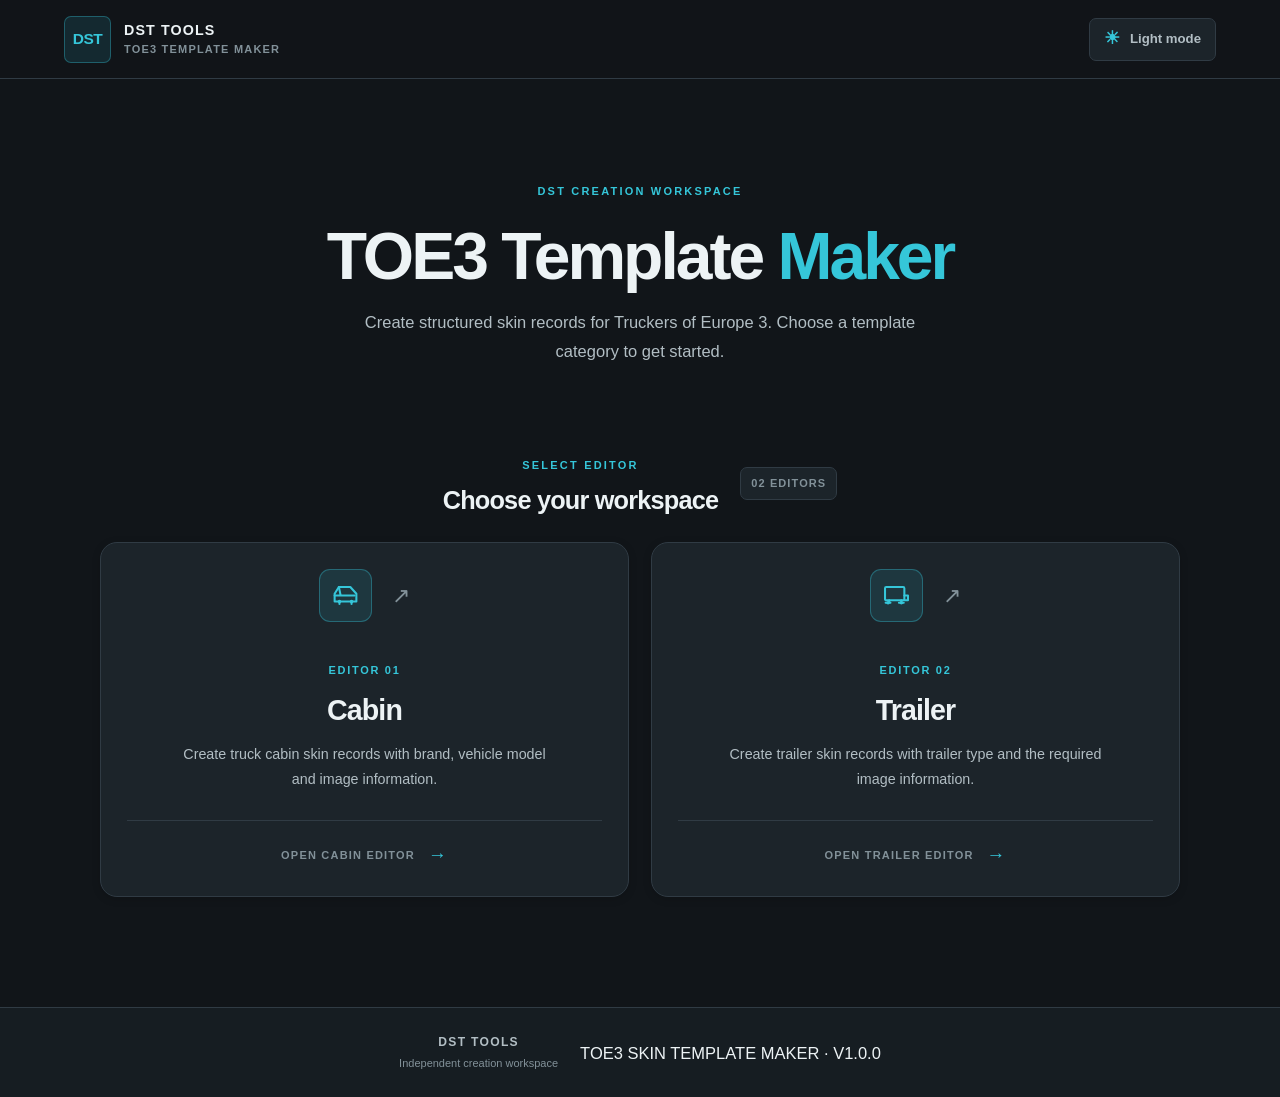
<file: index.html>
<!DOCTYPE html>
<html lang="en" data-theme="dark">
<head>
  <meta charset="UTF-8">
  <meta name="viewport" content="width=device-width, initial-scale=1.0">
  <meta name="theme-color" content="#111519">
  <meta name="description" content="DST TOE3 Template Maker. Create and export truck skin JSON records.">

  <title>TOE3 Maker | DST Tools</title>

  <link rel="stylesheet" href="./styles.css">
  <script src="./app.js" defer></script>
</head>

<body class="home-page">

  <header class="site-header">
    <a href="./index.html" class="brand" aria-label="DST TOE3 Maker Home">
      <span class="brand-mark">DST</span>
      <span class="brand-details">
        <strong>DST TOOLS</strong>
        <small>TOE3 TEMPLATE MAKER</small>
      </span>
    </a>

    <div class="header-actions">
      <button
        type="button"
        class="theme-toggle"
        id="themeToggle"
        aria-label="Switch to light mode"
        aria-pressed="false"
      >
        <span class="theme-icon" id="themeIcon" aria-hidden="true">☀</span>
        <span class="theme-label" id="themeLabel">Light mode</span>
      </button>
    </div>
  </header>

  <main class="home-main">

    <section class="welcome-section">
      <span class="section-eyebrow">DST CREATION WORKSPACE</span>

      <h1>
        TOE3 Template
        <span>Maker</span>
      </h1>

      <p class="welcome-description">
        Create structured skin records for Truckers of Europe 3.
        Choose a template category to get started.
      </p>
    </section>

    <section class="editor-selection" aria-labelledby="editorHeading">

      <div class="section-heading">
        <div>
          <span class="section-eyebrow">SELECT EDITOR</span>
          <h2 id="editorHeading">Choose your workspace</h2>
        </div>
        <span class="editor-count">02 EDITORS</span>
      </div>

      <div class="editor-grid">

        <!-- CABIN EDITOR -->

        <a href="./cabin.html" class="editor-card">
          <div class="editor-card-top">
            <span class="editor-icon" aria-hidden="true">
              <svg viewBox="0 0 24 24" fill="none">
                <path
                  d="M3 17V10.5L6.5 5H16L21 10.5V17H3Z"
                  stroke="currentColor"
                  stroke-width="1.7"
                  stroke-linejoin="round"
                />
                <path
                  d="M6.5 5L8 12H19.5M3 12H8M7 17V19M17 17V19"
                  stroke="currentColor"
                  stroke-width="1.7"
                  stroke-linecap="round"
                  stroke-linejoin="round"
                />
                <circle cx="7" cy="17" r="1.5" fill="currentColor"/>
                <circle cx="17" cy="17" r="1.5" fill="currentColor"/>
              </svg>
            </span>

            <span class="card-arrow" aria-hidden="true">↗</span>
          </div>

          <div class="editor-card-content">
            <span class="card-category">EDITOR 01</span>
            <h3>Cabin</h3>
            <p>
              Create truck cabin skin records with brand,
              vehicle model and image information.
            </p>
          </div>

          <div class="editor-card-footer">
            <span>OPEN CABIN EDITOR</span>
            <span aria-hidden="true">→</span>
          </div>
        </a>


        <!-- TRAILER EDITOR -->

        <a href="./trailer.html" class="editor-card">
          <div class="editor-card-top">
            <span class="editor-icon" aria-hidden="true">
              <svg viewBox="0 0 24 24" fill="none">
                <rect
                  x="2.5"
                  y="5"
                  width="16"
                  height="11"
                  rx="1"
                  stroke="currentColor"
                  stroke-width="1.7"
                />
                <path
                  d="M18.5 12H21.5V16H18.5M6 16V18M16 16V18M3 18H7M14 18H18"
                  stroke="currentColor"
                  stroke-width="1.7"
                  stroke-linecap="round"
                  stroke-linejoin="round"
                />
                <circle cx="5" cy="18" r="1.5" fill="currentColor"/>
                <circle cx="16" cy="18" r="1.5" fill="currentColor"/>
              </svg>
            </span>

            <span class="card-arrow" aria-hidden="true">↗</span>
          </div>

          <div class="editor-card-content">
            <span class="card-category">EDITOR 02</span>
            <h3>Trailer</h3>
            <p>
              Create trailer skin records with trailer type
              and the required image information.
            </p>
          </div>

          <div class="editor-card-footer">
            <span>OPEN TRAILER EDITOR</span>
            <span aria-hidden="true">→</span>
          </div>
        </a>

      </div>
    </section>

  </main>

  <footer class="site-footer">
    <div class="footer-brand">
      <strong>DST TOOLS</strong>
      <span>Independent creation workspace</span>
    </div>

    <span class="footer-version">TOE3 SKIN TEMPLATE MAKER · V1.0.0</span>
  </footer>

</body>
</html>
</file>
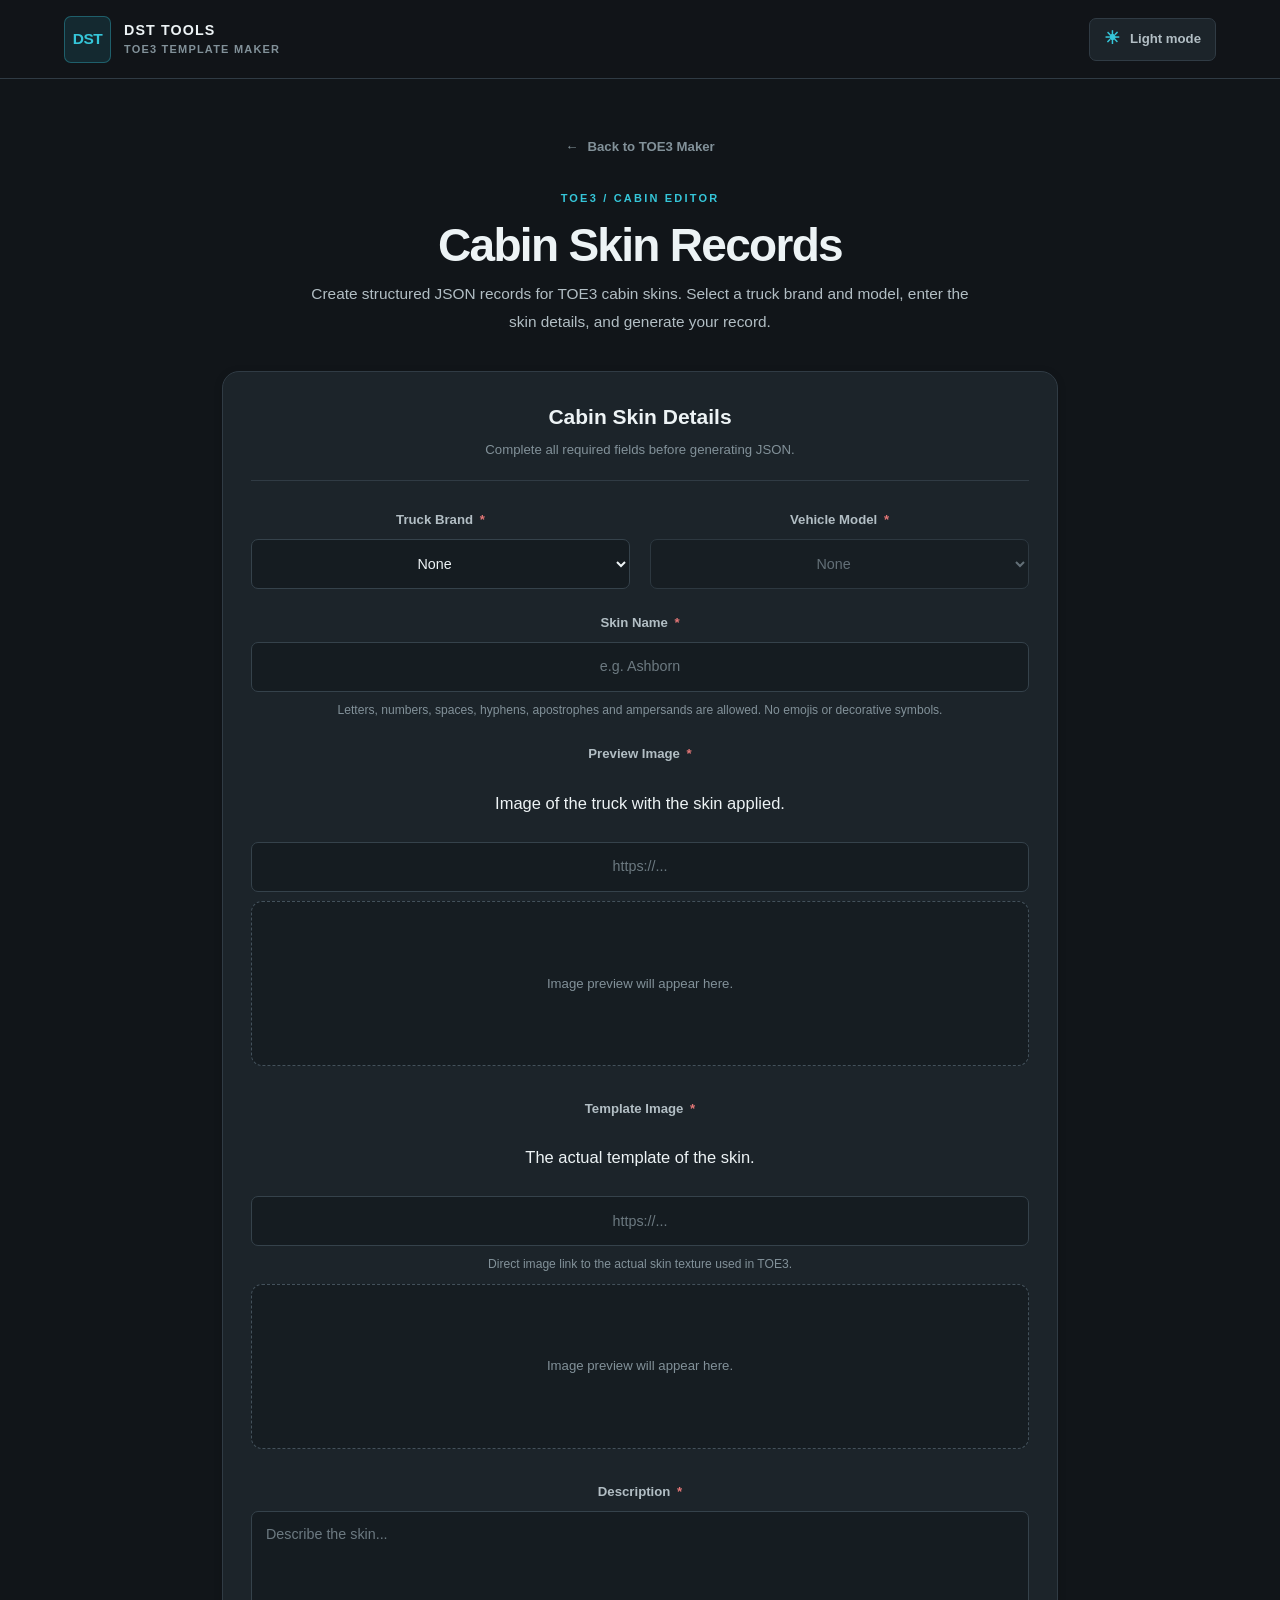
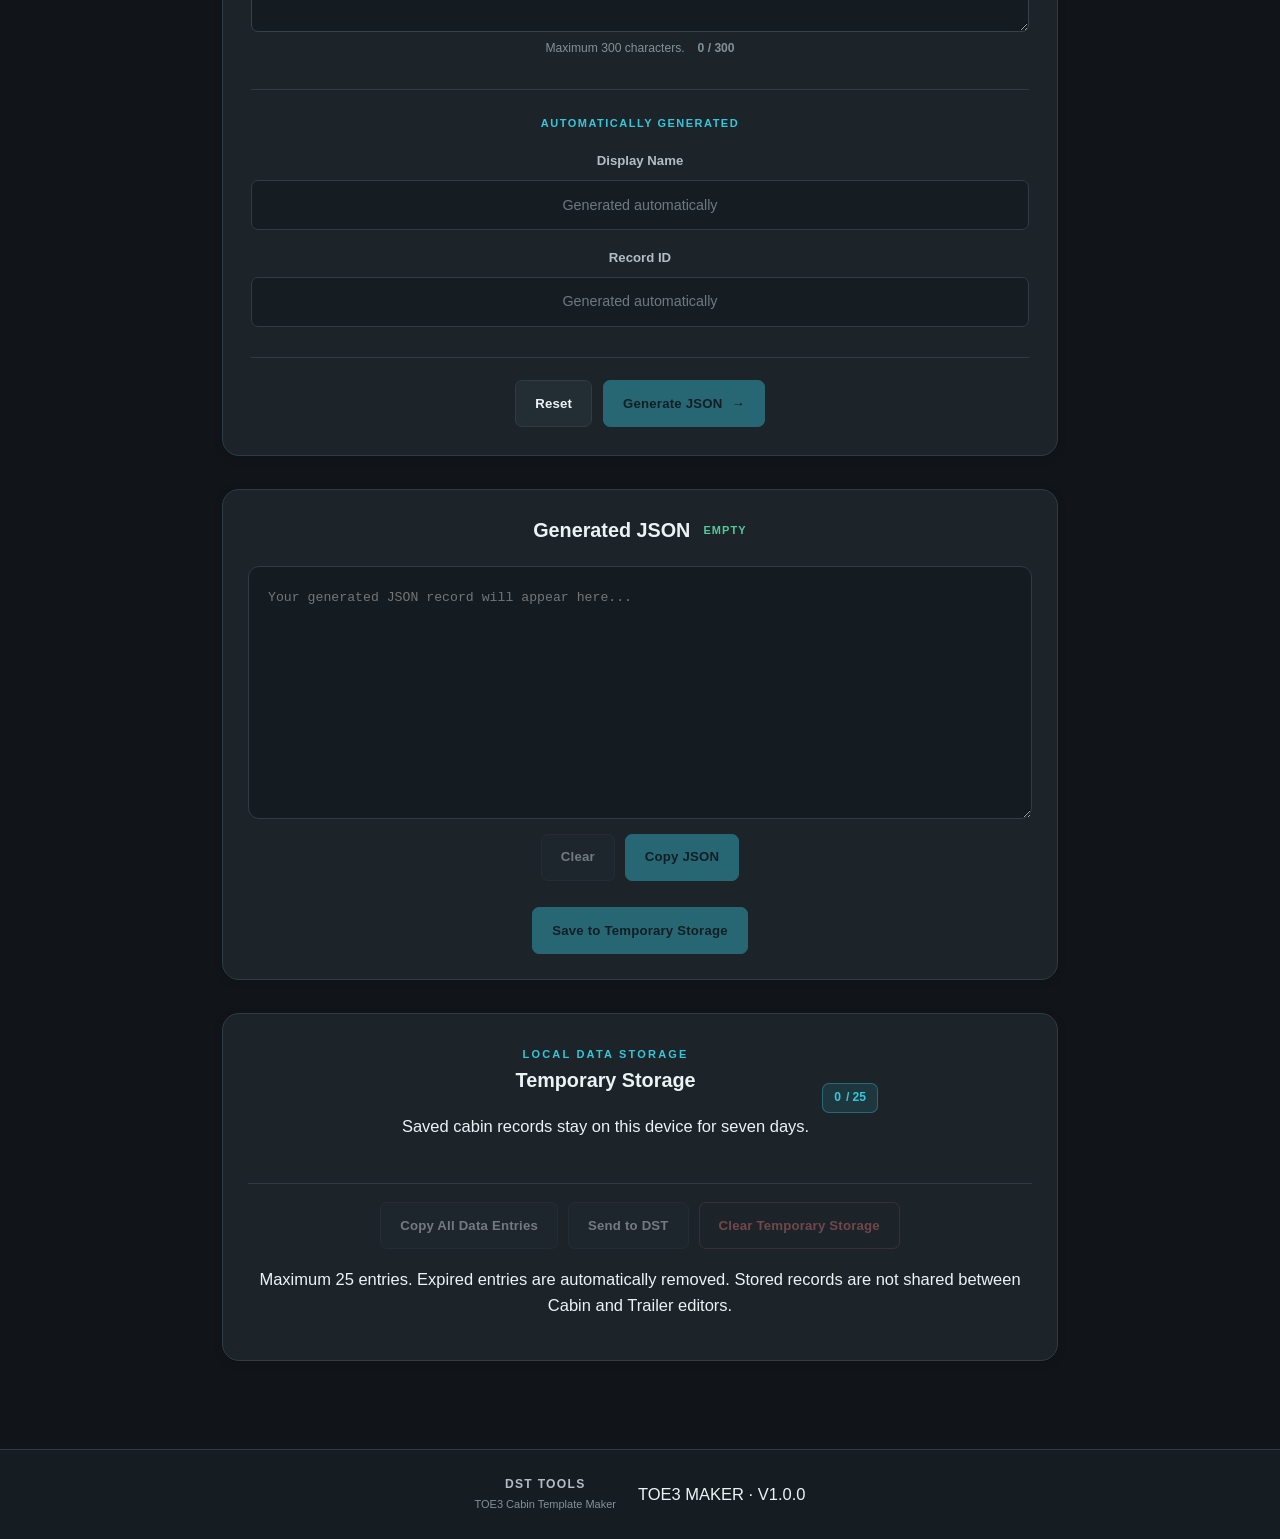
<file: cabin.html>
<!DOCTYPE html>
<html lang="en" data-theme="dark">
<head>
  <meta charset="UTF-8">
  <meta name="viewport" content="width=device-width, initial-scale=1.0">
  <meta name="theme-color" content="#111519">
  <meta name="description" content="Create TOE3 cabin skin JSON records with DST Template Maker.">

  <title>Cabin Editor | TOE3 Maker</title>

  <link rel="stylesheet" href="styles.css">

  <!-- Shared functionality -->
  <script src="app.js" defer></script>

  <!-- Cabin-specific functionality -->
  <script src="cabin.js" defer></script>
</head>

<body class="editor-page">

  <!-- HEADER -->

  <header class="site-header">
    <a href="index.html" class="brand" aria-label="TOE3 Maker Home">
      <span class="brand-mark">DST</span>

      <span class="brand-details">
        <strong>DST TOOLS</strong>
        <small>TOE3 TEMPLATE MAKER</small>
      </span>
    </a>

    <div class="header-actions">
      <button
        type="button"
        class="theme-toggle"
        id="themeToggle"
        aria-label="Switch to light mode"
        aria-pressed="false"
      >
        <span class="theme-icon" id="themeIcon" aria-hidden="true">☀</span>
        <span class="theme-label" id="themeLabel">Light mode</span>
      </button>
    </div>
  </header>


  <!-- MAIN CONTENT -->

  <main class="editor-main">

    <a href="index.html" class="back-link">
      <span aria-hidden="true">←</span>
      Back to TOE3 Maker
    </a>

    <section class="editor-page-heading">
      <span class="section-eyebrow">TOE3 / CABIN EDITOR</span>

      <h1>Cabin Skin Records</h1>

      <p>
        Create structured JSON records for TOE3 cabin skins.
        Select a truck brand and model, enter the skin details,
        and generate your record.
      </p>
    </section>


    <!-- CABIN FORM -->

    <section
      class="form-panel"
      id="cabinFormPanel"
    >

      <div class="form-panel-heading">
        <h2>Cabin Skin Details</h2>
        <p>Complete all required fields before generating JSON.</p>
      </div>

      <form id="cabinForm" novalidate>

        <!-- CONSTANT FIELDS -->

        <div class="form-grid">

          <div class="form-group">
            <label for="brandSelect">
              Truck Brand
              <span class="required-mark">*</span>
            </label>

            <select
              class="form-control"
              id="brandSelect"
              name="brand"
              required
            >
              <option value="">None</option>

              <option value="dawn">Dawn</option>
              <option value="moon">Moon</option>
              <option value="fiora">Fiora</option>
              <option value="volcano">Volcano</option>
              <option value="stream">Stream</option>
              <option value="renovate">Renovate</option>
              <option value="merieles">Merieles</option>
              <option value="ivora">Ivora</option>
            </select>
          </div>


          <div class="form-group">
            <label for="vehicleSelect">
              Vehicle Model
              <span class="required-mark">*</span>
            </label>

            <select
              class="form-control"
              id="vehicleSelect"
              name="vehicleName"
              required
              disabled
            >
              <option value="">None</option>
            </select>
          </div>


          <!-- VARIABLE FIELDS -->

          <div class="form-group full-width">
            <label for="skinName">
              Skin Name
              <span class="required-mark">*</span>
            </label>

            <input
              class="form-control"
              type="text"
              id="skinName"
              name="skinName"
              placeholder="e.g. Ashborn"
              autocomplete="off"
              maxlength="100"
              required
            >

            <p class="field-hint">
              Letters, numbers, spaces, hyphens, apostrophes
              and ampersands are allowed. No emojis or decorative symbols.
            </p>
          </div>


          <div class="form-group full-width">
            <label for="imageUrl">
              Preview Image
              <span class="required-mark">*</span>
            </label>

            <p>Image of the truck with the skin applied.</p>

            <input
              class="form-control"
              type="url"
              id="imageUrl"
              name="imageUrl"
              placeholder="https://..."
              autocomplete="url"
              inputmode="url"
              required
            >

            <div class="image-preview" id="imagePreview">
              <span class="image-preview-placeholder">
                Finished skin preview will appear here.
              </span>
            </div>

            <p
              class="field-hint"
              id="imageUrlStatus"
              aria-live="polite"
            ></p>
          </div>


          <div class="form-group full-width">
            <label for="templateUrl">
              Template Image
              <span class="required-mark">*</span>
            </label>

            <p>The actual template of the skin.</p>

            <input
              class="form-control"
              type="url"
              id="templateUrl"
              name="templateUrl"
              placeholder="https://..."
              autocomplete="url"
              inputmode="url"
              required
            >

            <p class="field-hint">
              Direct image link to the actual skin texture used in TOE3.
            </p>

            <div class="image-preview" id="templatePreview">
              <span class="image-preview-placeholder">
                Skin texture preview will appear here.
              </span>
            </div>

            <p
              class="field-hint"
              id="templateUrlStatus"
              aria-live="polite"
            ></p>
          </div>


          <div class="form-group full-width">
            <label for="description">
              Description
              <span class="required-mark">*</span>
            </label>

            <textarea
              class="form-control"
              id="description"
              name="description"
              placeholder="Describe the skin..."
              maxlength="300"
              required
            ></textarea>

            <div class="description-meta">
              <span class="field-hint">
                Maximum 300 characters.
              </span>

              <span
                class="character-counter"
                id="descriptionCounter"
                aria-live="polite"
              >0 / 300</span>
            </div>
          </div>

        </div>


        <!-- DERIVED FIELDS -->

        <div class="derived-fields">

          <span class="derived-heading">
            AUTOMATICALLY GENERATED
          </span>

          <div class="form-group">
            <label for="displayName">
              Display Name
            </label>

            <input
              class="form-control derived-control"
              type="text"
              id="displayName"
              name="displayName"
              placeholder="Generated automatically"
              readonly
            >
          </div>

          <div class="form-group">
            <label for="recordId">
              Record ID
            </label>

            <input
              class="form-control derived-control"
              type="text"
              id="recordId"
              name="id"
              placeholder="Generated automatically"
              readonly
            >
          </div>

        </div>


        <!-- FORM ACTIONS -->

        <div class="form-actions">

          <button
            type="reset"
            class="button button-secondary"
            id="resetCabinForm"
          >
            Reset
          </button>

          <button
            type="submit"
            class="button button-primary"
            id="generateCabinButton"
            disabled
          >
            Generate JSON
            <span aria-hidden="true">→</span>
          </button>

        </div>

      </form>

    </section>


    <!-- GENERATED JSON WORKSPACE -->

    <section
      class="output-section"
      id="cabinOutputSection"
    >

      <div class="output-panel">

        <div class="output-heading">
          <h2>Generated JSON</h2>

          <span class="output-status" id="cabinOutputIndicator">
            EMPTY
          </span>
        </div>

        <textarea
          class="json-output"
          id="jsonOutput"
          readonly
          spellcheck="false"
          aria-label="Generated cabin JSON"
          placeholder="Your generated JSON record will appear here..."
        ></textarea>

        <div class="output-actions">

          <button
            type="button"
            class="button button-secondary"
            id="clearCabinOutput"
          >
            Clear
          </button>

          <button
            type="button"
            class="button button-primary"
            id="copyCabinOutput"
            disabled
          >
            Copy JSON
          </button>

        </div>

        <div class="temporary-save-action"><br />

          <button
            type="button"
            class="button button-primary"
            id="saveCabinToTemporaryStorage"
            disabled
          >
            Save to Temporary Storage
          </button>

        </div>

        <div
          class="status-message"
          id="cabinOutputStatus"
          role="status"
          aria-live="polite"
          hidden
        ></div>

      </div>

    </section>


    <!-- CABIN TEMPORARY STORAGE -->

    <section
      class="temporary-storage-section"
      id="cabinTemporaryStorage"
      aria-labelledby="cabinTemporaryStorageHeading"
    >

      <div class="temporary-storage-panel">

        <div class="temporary-storage-heading">

          <div>
            <span class="section-eyebrow">LOCAL DATA STORAGE</span>
            <h2 id="cabinTemporaryStorageHeading">
              Temporary Storage
            </h2>

            <p>
              Saved cabin records stay on this device for seven days.
            </p>
          </div>

          <div
            class="storage-counter"
            id="cabinStorageCounter"
            role="status"
            aria-live="polite"
          >
            <span class="storage-count" id="cabinStorageCount">0</span>
            <span class="storage-limit">/ 25</span>
          </div>

        </div>


        <!-- STORED ENTRY LIST -->

        <div
          class="temporary-storage-list"
          id="cabinStorageList"
          aria-live="polite"
          aria-label="Stored cabin entries"
        >

          <p
            class="storage-empty-state"
            id="cabinStorageEmpty"
          >
            No cabin records have been saved yet.
          </p>

          <!-- Individual entries will be rendered here by cabin.js. -->

        </div>


        <!-- STORAGE ACTIONS -->

        <div class="temporary-storage-actions">

          <button
            type="button"
            class="button button-secondary"
            id="copyAllCabinEntries"
            disabled
          >
            Copy All Data Entries
          </button>

          <button
            type="button"
            class="button button-secondary"
            id="sendCabinToDST"
            disabled
            aria-label="Send cabin entries to DST, functionality not yet available"
          >
            Send to DST
          </button>

          <button
            type="button"
            class="button button-danger"
            id="clearCabinTemporaryStorage"
            disabled
          >
            Clear Temporary Storage
          </button>

        </div>

        <p class="storage-footnote">
          Maximum 25 entries. Expired entries are automatically removed.
          Stored records are not shared between Cabin and Trailer editors.
        </p>

      </div>

    </section>

  </main>


  <!-- FOOTER -->

  <footer class="site-footer">
    <div class="footer-brand">
      <strong>DST TOOLS</strong>
      <span>TOE3 Cabin Template Maker</span>
    </div>

    <span class="footer-version">
      TOE3 MAKER · V1.0.0
    </span>
  </footer>

</body>
</html>
</file>
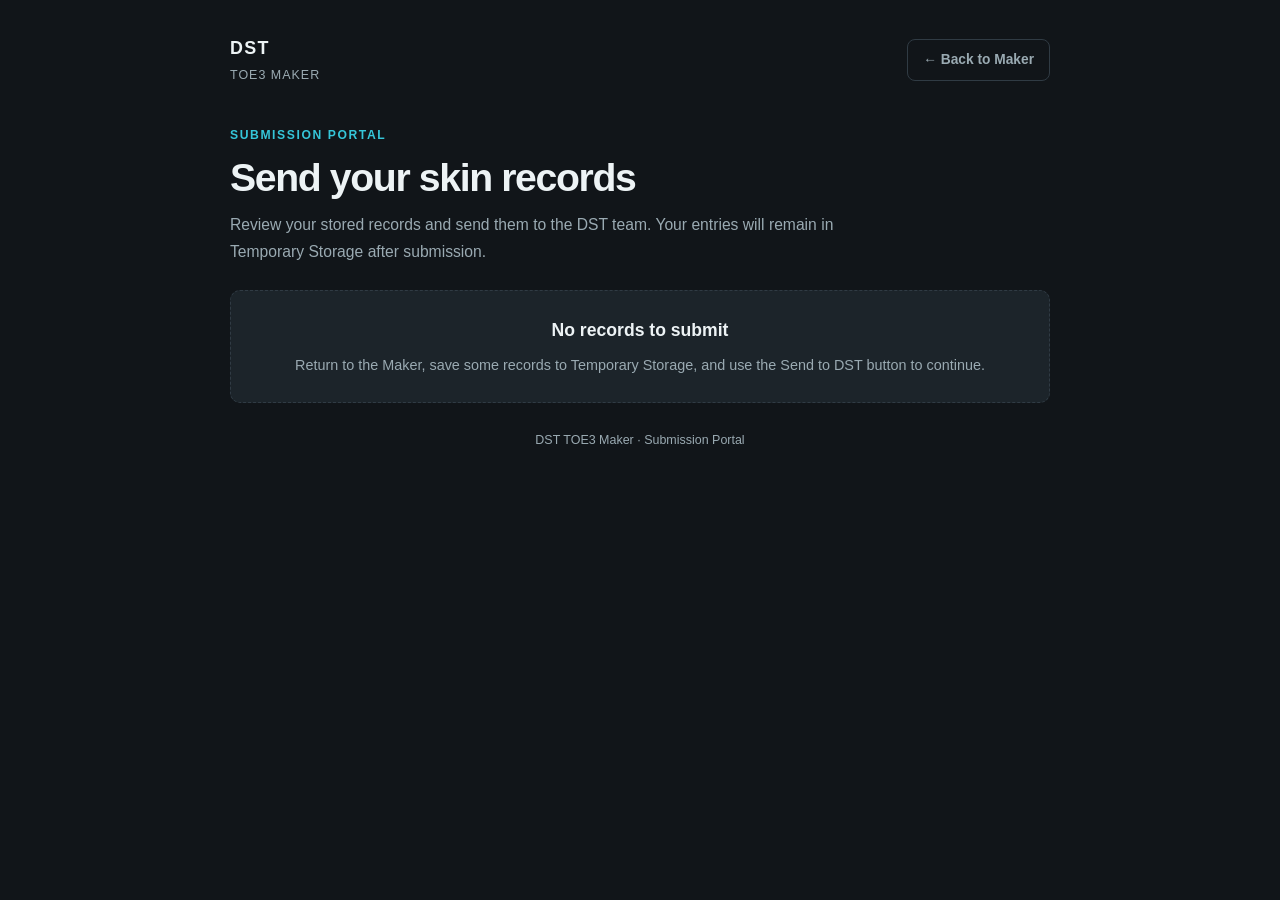
<file: submit.html>
<!DOCTYPE html>
<html lang="en" data-theme="dark">
<head>
  <meta charset="UTF-8">
  <meta name="viewport" content="width=device-width, initial-scale=1.0">
  <meta name="theme-color" content="#111519">
  <meta name="description" content="Submit TOE3 skin records to the DST team.">
  <title>Submit Records | DST TOE3 Maker</title>

  <link rel="stylesheet" href="./styles.css">

  <style>
    /* --------------------------------------------------
       SUBMISSION PAGE
    -------------------------------------------------- */

    #submitPage {
      --submit-bg: #111519;
      --submit-panel: #1c242a;
      --submit-panel-soft: #202a31;
      --submit-border: #303b44;
      --submit-text: #edf3f5;
      --submit-muted: #9aaab2;
      --submit-accent: #35c6d9;
      --submit-accent-strong: #20aec2;
      --submit-input: #141b20;
      --submit-success: #55c98a;
      --submit-danger: #ed7777;

      width: min(100% - 36px, 820px);
      margin: 0 auto;
      padding: 34px 0 64px;
      color: var(--submit-text);
    }

    html[data-theme="light"] #submitPage {
      --submit-bg: #f2f6f7;
      --submit-panel: #ffffff;
      --submit-panel-soft: #f4f8f9;
      --submit-border: #d5e0e4;
      --submit-text: #18242a;
      --submit-muted: #657780;
      --submit-accent: #078da2;
      --submit-accent-strong: #06798b;
      --submit-input: #f8fbfc;
      --submit-success: #16834c;
      --submit-danger: #c64b4b;
    }

    #submitPage *,
    #submitPage *::before,
    #submitPage *::after {
      box-sizing: border-box;
    }

    .submit-header {
      display: flex;
      align-items: center;
      justify-content: space-between;
      gap: 18px;
      margin-bottom: 34px;
    }

    .submit-brand {
      display: flex;
      flex-direction: column;
      gap: 3px;
      text-decoration: none;
      color: var(--submit-text);
    }

    .submit-brand strong {
      font-size: 1.12rem;
      font-weight: 800;
      letter-spacing: 0.07em;
    }

    .submit-brand span {
      color: var(--submit-muted);
      font-size: 0.78rem;
      letter-spacing: 0.08em;
      text-transform: uppercase;
    }

    .submit-back-link {
      display: inline-flex;
      align-items: center;
      justify-content: center;
      min-height: 42px;
      padding: 0 15px;
      border: 1px solid var(--submit-border);
      border-radius: 8px;
      color: var(--submit-muted);
      text-decoration: none;
      font-size: 0.86rem;
      font-weight: 650;
      transition:
        color 180ms ease,
        border-color 180ms ease,
        background 180ms ease;
    }

    .submit-back-link:hover {
      color: var(--submit-text);
      border-color: var(--submit-accent);
      background: var(--submit-panel-soft);
    }

    .submit-intro {
      margin-bottom: 25px;
    }

    .submit-eyebrow {
      display: inline-block;
      margin-bottom: 10px;
      color: var(--submit-accent);
      font-size: 0.76rem;
      font-weight: 800;
      letter-spacing: 0.13em;
      text-transform: uppercase;
    }

    .submit-intro h1 {
      margin: 0;
      color: var(--submit-text);
      font-size: clamp(1.8rem, 5vw, 2.45rem);
      line-height: 1.15;
      letter-spacing: -0.035em;
    }

    .submit-intro p {
      max-width: 620px;
      margin: 12px 0 0;
      color: var(--submit-muted);
      font-size: 0.98rem;
      line-height: 1.7;
    }

    .submit-panel {
      padding: 25px;
      border: 1px solid var(--submit-border);
      border-radius: 12px;
      background: var(--submit-panel);
    }

    .submit-panel-heading {
      display: flex;
      align-items: center;
      justify-content: space-between;
      gap: 14px;
      margin-bottom: 22px;
    }

    .submit-panel-heading h2 {
      margin: 0;
      color: var(--submit-text);
      font-size: 1.12rem;
      font-weight: 750;
    }

    .submit-count {
      display: inline-flex;
      align-items: center;
      justify-content: center;
      min-width: 36px;
      min-height: 30px;
      padding: 3px 10px;
      border: 1px solid var(--submit-border);
      border-radius: 7px;
      color: var(--submit-accent);
      background: var(--submit-panel-soft);
      font-size: 0.82rem;
      font-weight: 800;
      font-variant-numeric: tabular-nums;
    }

    .submit-field {
      display: flex;
      flex-direction: column;
      gap: 8px;
      margin-bottom: 20px;
    }

    .submit-field label {
      color: var(--submit-text);
      font-size: 0.9rem;
      font-weight: 700;
    }

    .submit-field small {
      color: var(--submit-muted);
      font-size: 0.8rem;
      line-height: 1.5;
    }

    .submit-field input,
    .submit-field textarea {
      width: 100%;
      min-width: 0;
      padding: 12px 14px;
      border: 1px solid var(--submit-border);
      border-radius: 8px;
      outline: none;
      color: var(--submit-text);
      background: var(--submit-input);
      font: inherit;
      font-size: 0.94rem;
      transition:
        border-color 180ms ease,
        box-shadow 180ms ease;
    }

    .submit-field input {
      min-height: 48px;
    }

    .submit-field textarea {
      min-height: 104px;
      resize: vertical;
      line-height: 1.55;
    }

    .submit-field input:focus,
    .submit-field textarea:focus {
      border-color: var(--submit-accent);
      box-shadow: 0 0 0 3px color-mix(
        in srgb,
        var(--submit-accent) 15%,
        transparent
      );
    }

    .submit-field textarea[readonly] {
      min-height: 230px;
      color: var(--submit-muted);
      cursor: text;
      font-family: Consolas, Monaco, monospace;
      font-size: 0.82rem;
      line-height: 1.6;
      resize: vertical;
    }

    .submit-record-summary {
      display: flex;
      flex-wrap: wrap;
      align-items: center;
      gap: 9px;
      margin: -5px 0 20px;
    }

    .submit-record-tag {
      display: inline-flex;
      align-items: center;
      min-height: 29px;
      padding: 4px 10px;
      border: 1px solid var(--submit-border);
      border-radius: 6px;
      color: var(--submit-muted);
      background: var(--submit-panel-soft);
      font-size: 0.77rem;
      font-weight: 700;
    }

    .submit-record-tag strong {
      margin-left: 5px;
      color: var(--submit-accent);
    }

    .submit-actions {
      display: flex;
      flex-wrap: wrap;
      align-items: center;
      gap: 12px;
      margin-top: 24px;
    }

    .submit-send-button {
      display: inline-flex;
      align-items: center;
      justify-content: center;
      gap: 10px;
      min-height: 49px;
      min-width: 170px;
      padding: 0 22px;
      border: 1px solid var(--submit-accent);
      border-radius: 8px;
      color: #07191d;
      background: var(--submit-accent);
      font: inherit;
      font-size: 0.91rem;
      font-weight: 800;
      cursor: pointer;
      transition:
        background 180ms ease,
        border-color 180ms ease,
        transform 180ms ease,
        opacity 180ms ease;
    }

    .submit-send-button:hover:not(:disabled) {
      border-color: var(--submit-accent-strong);
      background: var(--submit-accent-strong);
      transform: translateY(-2px);
    }

    .submit-send-button:active:not(:disabled) {
      transform: translateY(0);
    }

    .submit-send-button:disabled {
      opacity: 0.48;
      cursor: not-allowed;
      transform: none;
    }

    .submit-send-button .submit-arrow {
      font-size: 1.15rem;
      line-height: 1;
    }

    .submit-status {
      display: none;
      margin-top: 19px;
      padding: 13px 15px;
      border: 1px solid var(--submit-border);
      border-radius: 8px;
      color: var(--submit-muted);
      background: var(--submit-panel-soft);
      font-size: 0.88rem;
      line-height: 1.6;
      overflow-wrap: anywhere;
    }

    .submit-status.is-visible {
      display: block;
    }

    .submit-status.is-success {
      border-color: color-mix(
        in srgb,
        var(--submit-success) 45%,
        var(--submit-border)
      );
      color: var(--submit-success);
    }

    .submit-status.is-error {
      border-color: color-mix(
        in srgb,
        var(--submit-danger) 45%,
        var(--submit-border)
      );
      color: var(--submit-danger);
    }

    .submit-empty {
      padding: 25px;
      border: 1px dashed var(--submit-border);
      border-radius: 10px;
      background: var(--submit-panel);
      text-align: center;
    }

    .submit-empty h2 {
      margin: 0 0 9px;
      color: var(--submit-text);
      font-size: 1.1rem;
    }

    .submit-empty p {
      margin: 0;
      color: var(--submit-muted);
      font-size: 0.9rem;
      line-height: 1.65;
    }

    .submit-footer {
      margin-top: 28px;
      color: var(--submit-muted);
      font-size: 0.78rem;
      line-height: 1.6;
      text-align: center;
    }

    @media (max-width: 600px) {
      #submitPage {
        width: min(100% - 26px, 820px);
        padding-top: 24px;
      }

      .submit-header {
        margin-bottom: 28px;
      }

      .submit-panel {
        padding: 19px;
      }

      .submit-actions {
        flex-direction: column;
        align-items: stretch;
      }

      .submit-send-button {
        width: 100%;
      }
    }

    @media (prefers-reduced-motion: reduce) {
      #submitPage *,
      #submitPage *::before,
      #submitPage *::after {
        scroll-behavior: auto !important;
        transition-duration: 0.01ms !important;
      }
    }
  </style>

  <script src="./app.js" defer></script>
  <script src="./submit.js" defer></script>
</head>

<body>
  <main id="submitPage">

    <header class="submit-header">
      <a class="submit-brand" href="./index.html">
        <strong>DST</strong>
        <span>TOE3 Maker</span>
      </a>

      <a class="submit-back-link" href="./index.html">
        ← Back to Maker
      </a>
    </header>


    <section class="submit-intro">
      <span class="submit-eyebrow">Submission Portal</span>

      <h1>Send your skin records</h1>

      <p>
        Review your stored records and send them to the DST team.
        Your entries will remain in Temporary Storage after submission.
      </p>
    </section>


    <section id="submitEmptyState" class="submit-empty" hidden>
      <h2>No records to submit</h2>

      <p>
        There is no pending submission here. Return to the Maker,
        save some records to Temporary Storage, and use the Send to DST
        button to continue.
      </p>
    </section>


    <section id="submitFormSection" class="submit-panel" hidden>

      <div class="submit-panel-heading">
        <h2>Submission details</h2>

        <span
          id="submitRecordCount"
          class="submit-count"
          aria-label="Number of records"
        >0</span>
      </div>


      <div class="submit-record-summary">
        <span class="submit-record-tag">
          Cabin <strong id="submitCabinCount">0</strong>
        </span>

        <span class="submit-record-tag">
          Trailer <strong id="submitTrailerCount">0</strong>
        </span>
      </div>


      <form id="dstSubmissionForm">

        <div class="submit-field">
          <label for="submissionName">
            Name
          </label>

          <input
            id="submissionName"
            name="name"
            type="text"
            maxlength="80"
            value="Anonymous"
            autocomplete="name"
          >

          <small>
            Optional. Leave the default name or enter your preferred name.
          </small>
        </div>


        <div class="submit-field">
          <label for="submissionMessage">
            Message
          </label>

          <textarea
            id="submissionMessage"
            name="message"
            maxlength="1000"
            rows="3"
          >Blank</textarea>

          <small>
            Optional. Add a note for DST.
          </small>
        </div>


        <div class="submit-field">
          <label for="submissionCode">
            JSON records
          </label>

          <textarea
            id="submissionCode"
            name="code"
            rows="12"
            readonly
            spellcheck="false"
            aria-describedby="submissionCodeHelp"
          ></textarea>

          <small id="submissionCodeHelp">
            This contains the complete batch being submitted.
            It cannot be edited from this page.
          </small>
        </div>


        <div class="submit-actions">
          <button
            id="submitSendButton"
            class="submit-send-button"
            type="submit"
          >
            <span id="submitButtonText">Send submission</span>
            <span class="submit-arrow" aria-hidden="true">→</span>
          </button>
        </div>

      </form>


      <div
        id="submitStatus"
        class="submit-status"
        role="status"
        aria-live="polite"
      ></div>

    </section>


    <footer class="submit-footer">
      DST TOE3 Maker · Submission Portal
    </footer>

  </main>
</body>
</html>
</file>
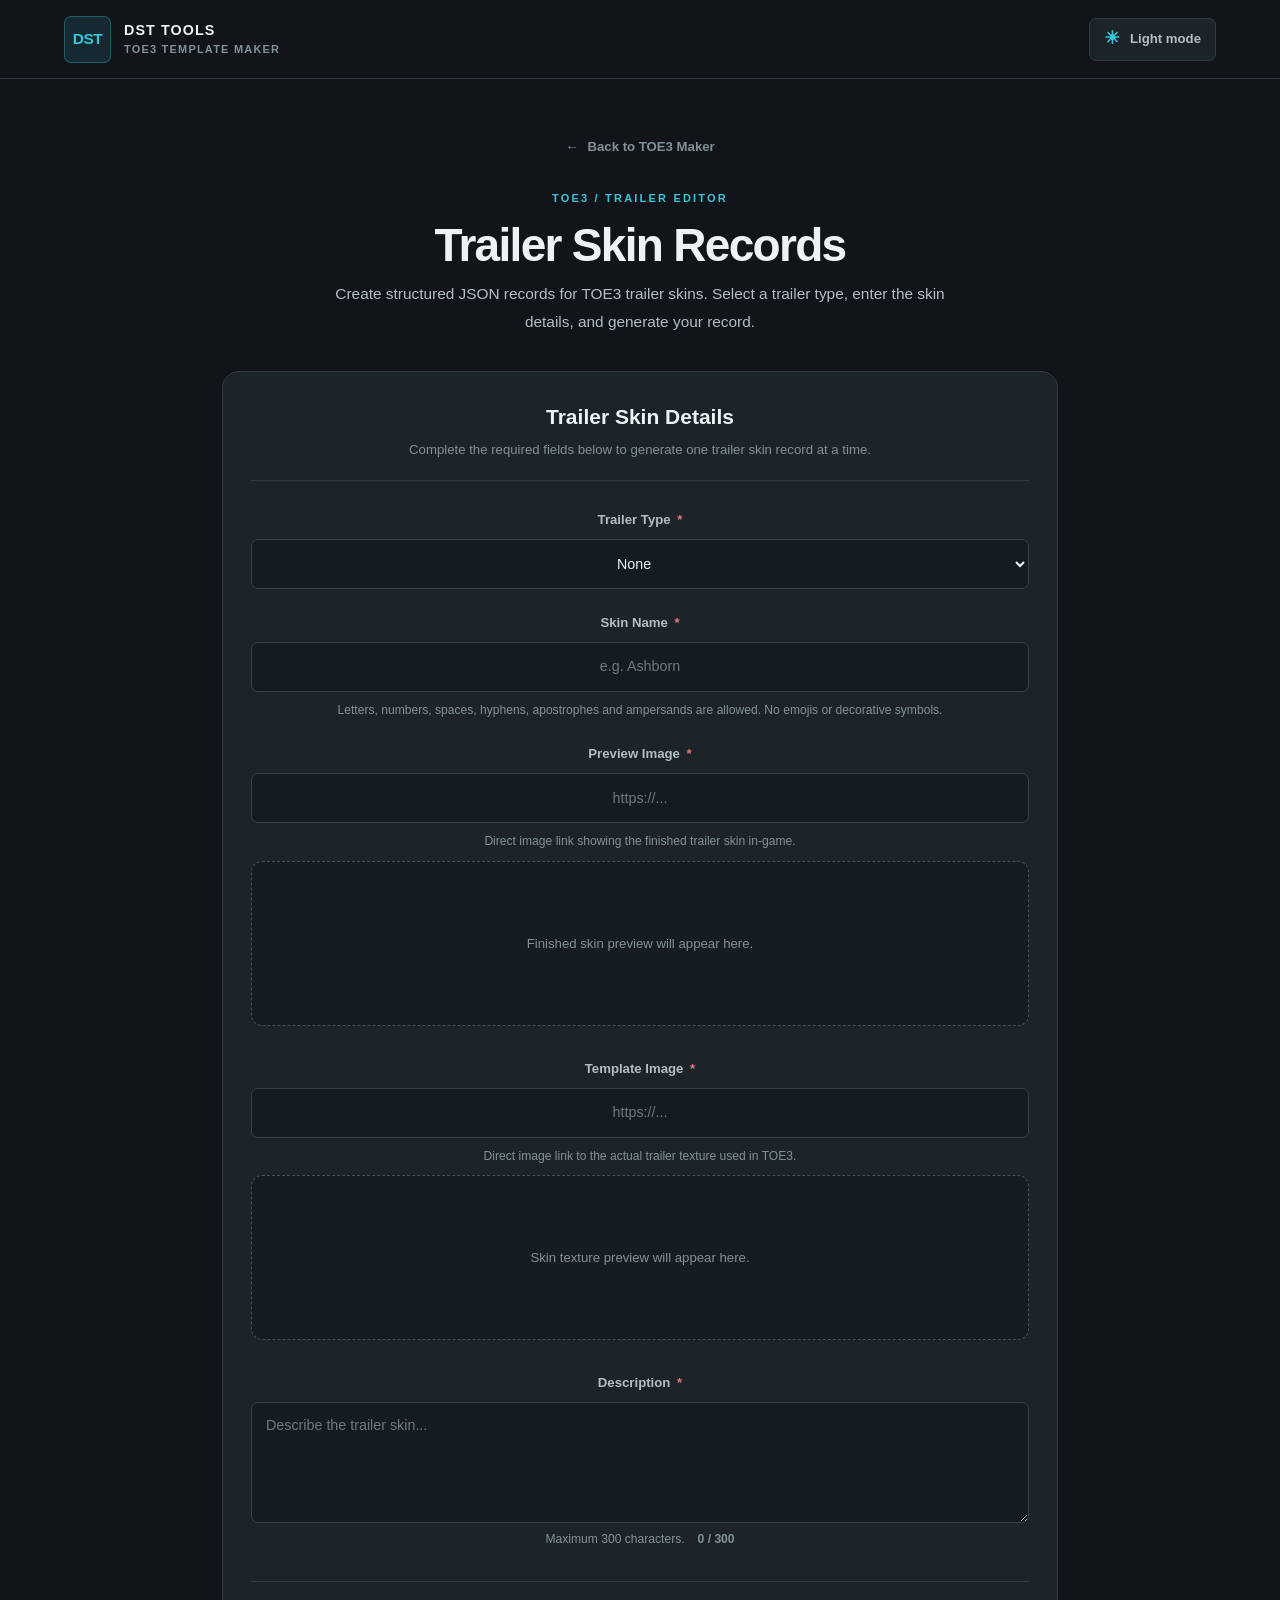
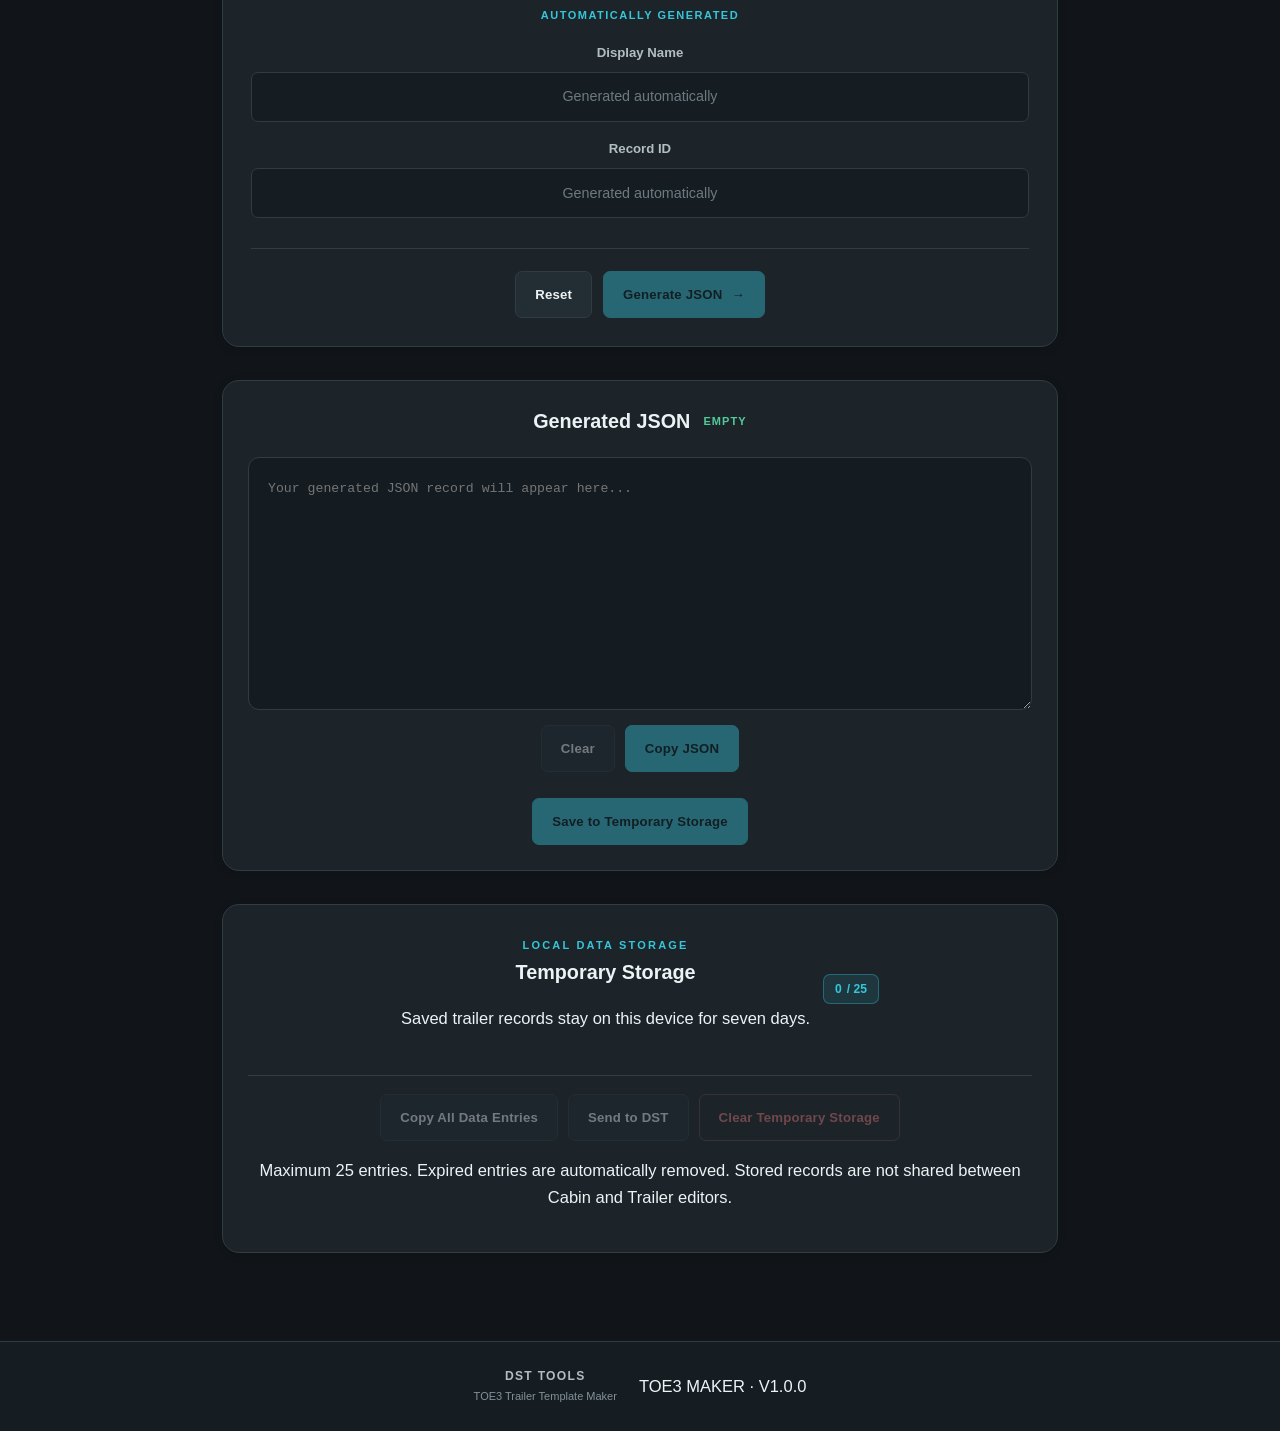
<file: trailer.html>
<!DOCTYPE html>
<html lang="en" data-theme="dark">
<head>
  <meta charset="UTF-8">
  <meta name="viewport" content="width=device-width, initial-scale=1.0">
  <meta name="theme-color" content="#111519">
  <meta name="description" content="Create TOE3 trailer skin JSON records with DST Template Maker.">

  <title>Trailer Editor | TOE3 Maker</title>

  <link rel="stylesheet" href="styles.css">

  <!-- Shared functionality -->
  <script src="app.js" defer></script>

  <!-- Trailer-specific functionality -->
  <script src="trailer.js" defer></script>
</head>

<body class="editor-page">

  <!-- HEADER -->

  <header class="site-header">
    <a href="index.html" class="brand" aria-label="TOE3 Maker Home">
      <span class="brand-mark">DST</span>

      <span class="brand-details">
        <strong>DST TOOLS</strong>
        <small>TOE3 TEMPLATE MAKER</small>
      </span>
    </a>

    <div class="header-actions">
      <button
        type="button"
        class="theme-toggle"
        id="themeToggle"
        aria-label="Switch to light mode"
        aria-pressed="false"
      >
        <span class="theme-icon" id="themeIcon" aria-hidden="true">☀</span>
        <span class="theme-label" id="themeLabel">Light mode</span>
      </button>
    </div>
  </header>


  <!-- MAIN CONTENT -->

  <main class="editor-main">

    <a href="index.html" class="back-link">
      <span aria-hidden="true">←</span>
      Back to TOE3 Maker
    </a>

    <section class="editor-page-heading">
      <span class="section-eyebrow">TOE3 / TRAILER EDITOR</span>

      <h1>Trailer Skin Records</h1>

      <p>
        Create structured JSON records for TOE3 trailer skins.
        Select a trailer type, enter the skin details, and generate
        your record.
      </p>
    </section>


    <!-- TRAILER FORM -->

    <section class="form-panel" id="trailerFormPanel">

      <div class="form-panel-heading">
        <h2 id="trailerFormTitle">Trailer Skin Details</h2>

        <p>
          Complete the required fields below to generate one trailer
          skin record at a time.
        </p>
      </div>

      <form id="trailerForm" novalidate>

        <div class="form-grid">

          <!-- TRAILER TYPE -->

          <div class="form-group full-width">
            <label for="vehicleSelect">
              Trailer Type
              <span class="required-mark">*</span>
            </label>

            <select
              class="form-control"
              id="vehicleSelect"
              name="vehicleName"
              required
            >
              <option value="">None</option>
              <option value="Mixer">Mixer</option>
              <option value="Tipper">Tipper</option>
              <option value="Tanker">Tanker</option>
              <option value="Cistern">Cistern</option>
              <option value="InLoader">InLoader</option>
              <option value="Closed Box">Closed Box</option>
              <option value="Double Tarp">Double Tarp</option>
              <option value="Brick Trailer">Brick Trailer</option>
              <option value="Curtain Side">Curtain Side</option>
              <option value="Refrigerated">Refrigerated</option>
              <option value="Double Open">Double Open</option>
              <option value="Curtain Side 2">Curtain Side 2</option>
              <option value="Cement Bulker">Cement Bulker</option>
              <option value="Double Refrigerated">Double Refrigerated</option>
            </select>
          </div>


          <!-- SKIN NAME -->

          <div class="form-group full-width">
            <label for="skinName">
              Skin Name
              <span class="required-mark">*</span>
            </label>

            <input
              class="form-control"
              type="text"
              id="skinName"
              name="skinName"
              placeholder="e.g. Ashborn"
              autocomplete="off"
              maxlength="100"
              required
            >

            <p class="field-hint">
              Letters, numbers, spaces, hyphens, apostrophes
              and ampersands are allowed. No emojis or decorative symbols.
            </p>
          </div>


          <!-- PREVIEW IMAGE -->

          <div class="form-group full-width">
            <label for="imageUrl">
              Preview Image
              <span class="required-mark">*</span>
            </label>

            <input
              class="form-control"
              type="url"
              id="imageUrl"
              name="imageUrl"
              placeholder="https://..."
              autocomplete="url"
              inputmode="url"
              required
            >

            <p class="field-hint">
              Direct image link showing the finished trailer skin in-game.
            </p>

            <div class="image-preview" id="imagePreview">
              <span class="image-preview-placeholder">
                Finished skin preview will appear here.
              </span>
            </div>

            <p
              class="field-hint"
              id="imageUrlStatus"
              aria-live="polite"
            ></p>
          </div>


          <!-- TEMPLATE IMAGE -->

          <div class="form-group full-width">
            <label for="templateUrl">
              Template Image
              <span class="required-mark">*</span>
            </label>

            <input
              class="form-control"
              type="url"
              id="templateUrl"
              name="templateUrl"
              placeholder="https://..."
              autocomplete="url"
              inputmode="url"
              required
            >

            <p class="field-hint">
              Direct image link to the actual trailer texture used in TOE3.
            </p>

            <div class="image-preview" id="templatePreview">
              <span class="image-preview-placeholder">
                Skin texture preview will appear here.
              </span>
            </div>

            <p
              class="field-hint"
              id="templateUrlStatus"
              aria-live="polite"
            ></p>
          </div>


          <!-- DESCRIPTION -->

          <div class="form-group full-width">
            <label for="description">
              Description
              <span class="required-mark">*</span>
            </label>

            <textarea
              class="form-control"
              id="description"
              name="description"
              placeholder="Describe the trailer skin..."
              maxlength="300"
              required
            ></textarea>

            <div class="description-meta">
              <span class="field-hint">
                Maximum 300 characters.
              </span>

              <span
                class="character-counter"
                id="descriptionCounter"
                aria-live="polite"
              >0 / 300</span>
            </div>
          </div>

        </div>


        <!-- DERIVED FIELDS -->

        <div class="derived-fields">

          <span class="derived-heading">
            AUTOMATICALLY GENERATED
          </span>

          <div class="form-group">
            <label for="displayName">Display Name</label>

            <input
              class="form-control derived-control"
              type="text"
              id="displayName"
              name="displayName"
              placeholder="Generated automatically"
              readonly
            >
          </div>

          <div class="form-group">
            <label for="recordId">Record ID</label>

            <input
              class="form-control derived-control"
              type="text"
              id="recordId"
              name="id"
              placeholder="Generated automatically"
              readonly
            >
          </div>

        </div>


        <!-- FORM ACTIONS -->

        <div class="form-actions">

          <button
            type="reset"
            class="button button-secondary"
            id="resetTrailerForm"
          >
            Reset
          </button>

          <button
            type="submit"
            class="button button-primary"
            id="generateTrailerButton"
            disabled
          >
            Generate JSON
            <span aria-hidden="true">→</span>
          </button>

        </div>

      </form>

    </section>


    <!-- GENERATED JSON WORKSPACE -->

    <section
      class="output-section"
      id="trailerOutputSection"
    >

      <div class="output-panel">

        <div class="output-heading">
          <h2>Generated JSON</h2>

          <span class="output-status" id="trailerOutputIndicator">
            EMPTY
          </span>
        </div>

        <textarea
          class="json-output"
          id="jsonOutput"
          readonly
          spellcheck="false"
          aria-label="Generated trailer JSON"
          placeholder="Your generated JSON record will appear here..."
        ></textarea>

        <div class="output-actions">

          <button
            type="button"
            class="button button-secondary"
            id="clearTrailerOutput"
          >
            Clear
          </button>

          <button
            type="button"
            class="button button-primary"
            id="copyTrailerOutput"
            disabled
          >
            Copy JSON
          </button>

        </div><br />

        <div class="temporary-save-action">

          <button
            type="button"
            class="button button-primary"
            id="saveTrailerToTemporaryStorage"
            disabled
          >
            Save to Temporary Storage
          </button>

        </div>

        <div
          class="status-message"
          id="trailerOutputStatus"
          role="status"
          aria-live="polite"
          hidden
        ></div>

      </div>

    </section>


    <!-- TRAILER TEMPORARY STORAGE -->

    <section
      class="temporary-storage-section"
      id="trailerTemporaryStorage"
      aria-labelledby="trailerTemporaryStorageHeading"
    >

      <div class="temporary-storage-panel">

        <div class="temporary-storage-heading">

          <div>
            <span class="section-eyebrow">LOCAL DATA STORAGE</span>

            <h2 id="trailerTemporaryStorageHeading">
              Temporary Storage
            </h2>

            <p>
              Saved trailer records stay on this device for seven days.
            </p>
          </div>

          <div
            class="storage-counter"
            id="trailerStorageCounter"
            role="status"
            aria-live="polite"
          >
            <span class="storage-count" id="trailerStorageCount">0</span>
            <span class="storage-limit">/ 25</span>
          </div>

        </div>


        <!-- STORED ENTRY LIST -->

        <div
          class="temporary-storage-list"
          id="trailerStorageList"
          aria-live="polite"
          aria-label="Stored trailer entries"
        >

          <p
            class="storage-empty-state"
            id="trailerStorageEmpty"
          >
            No trailer records have been saved yet.
          </p>

          <!-- Individual entries will be rendered here by trailer.js. -->

        </div>


        <!-- STORAGE ACTIONS -->

        <div class="temporary-storage-actions">

          <button
            type="button"
            class="button button-secondary"
            id="copyAllTrailerEntries"
            disabled
          >
            Copy All Data Entries
          </button>

          <button
            type="button"
            class="button button-secondary"
            id="sendTrailerToDST"
            disabled
            aria-label="Send trailer entries to DST, functionality not yet available"
          >
            Send to DST
          </button>

          <button
            type="button"
            class="button button-danger"
            id="clearTrailerTemporaryStorage"
            disabled
          >
            Clear Temporary Storage
          </button>

        </div>

        <p class="storage-footnote">
          Maximum 25 entries. Expired entries are automatically removed.
          Stored records are not shared between Cabin and Trailer editors.
        </p>

      </div>

    </section>

  </main>


  <!-- FOOTER -->

  <footer class="site-footer">
    <div class="footer-brand">
      <strong>DST TOOLS</strong>
      <span>TOE3 Trailer Template Maker</span>
    </div>

    <span class="footer-version">
      TOE3 MAKER · V1.0.0
    </span>
  </footer>

</body>
</html>
</file>
<file: styles.css>
/* =========================================================
   DST TOE3 TEMPLATE MAKER
   Main stylesheet | DST Graphite
   Default theme: Dark
   Global sizing: +10%
========================================================= */

/* 01. ROOT VARIABLES */

:root {
  color-scheme: dark;

  --bg: #111519;
  --bg-soft: #161D22;
  --surface: #1C242A;
  --surface-raised: #232D34;
  --surface-hover: #29353D;

  --border: #303B44;
  --border-strong: #43515B;

  --accent: #35C6D9;
  --accent-hover: #55D4E3;
  --accent-soft: rgba(53,198,217,.12);
  --accent-border: rgba(53,198,217,.35);

  --text: #EDF3F5;
  --text-soft: #B2BEC4;
  --text-muted: #829199;

  --success: #54C99A;
  --warning: #E6B65C;
  --danger: #E47777;

  --input-bg: #151C21;
  --input-border: #35424B;
  --input-focus: #35C6D9;

  --header-bg: rgba(17,21,25,.94);
  --overlay: rgba(0,0,0,.68);

  --shadow-sm: 0 2px 9px rgba(0,0,0,.16);
  --shadow-md: 0 11px 33px rgba(0,0,0,.24);
  --shadow-lg: 0 22px 61px rgba(0,0,0,.32);

  --radius-sm: 7px;
  --radius-md: 11px;
  --radius-lg: 17px;

  --content-width: 1080px;
  --header-height: 79px;

  --ease-standard: cubic-bezier(.2,.7,.3,1);
  --ease-out: cubic-bezier(.16,1,.3,1);
  --ease-smooth: cubic-bezier(.22,.61,.36,1);

  --fast: 154ms;
  --transition: 220ms var(--ease-standard);
  --transition-smooth: 308ms var(--ease-smooth);
  --transition-enter: 418ms var(--ease-out);
}

/* 02. LIGHT THEME */

html[data-theme="light"] {
  color-scheme: light;

  --bg: #F2F5F6;
  --bg-soft: #E9EEF0;
  --surface: #FFFFFF;
  --surface-raised: #F7F9FA;
  --surface-hover: #EEF3F5;

  --border: #D8E0E4;
  --border-strong: #BBC8CE;

  --accent: #168FA2;
  --accent-hover: #117D8F;
  --accent-soft: rgba(22,143,162,.10);
  --accent-border: rgba(22,143,162,.32);

  --text: #18242A;
  --text-soft: #485A63;
  --text-muted: #73838B;

  --success: #238B65;
  --warning: #A8751D;
  --danger: #C34F4F;

  --input-bg: #FFFFFF;
  --input-border: #CBD6DB;
  --input-focus: #168FA2;

  --header-bg: rgba(242,245,246,.94);
  --overlay: rgba(16,26,32,.48);

  --shadow-sm: 0 2px 9px rgba(24,36,42,.05);
  --shadow-md: 0 11px 33px rgba(24,36,42,.10);
  --shadow-lg: 0 22px 61px rgba(24,36,42,.16);
}

/* 03. RESET AND BASE */

* {
  box-sizing: border-box;
}

html {
  min-height: 100%;
  scroll-behavior: smooth;
  scroll-padding-top: calc(var(--header-height) + 22px);
  background: var(--bg);
}

body {
  min-width: 320px;
  min-height: 100vh;
  margin: 0;

  display: flex;
  flex-direction: column;

  background: var(--bg);
  color: var(--text);

  font-family: Inter, "Segoe UI", Roboto, Helvetica, Arial, sans-serif;
  font-size: 16.5px;
  line-height: 1.6;

  transition:
    background-color var(--transition),
    color var(--transition);
}

button,
input,
select,
textarea {
  font: inherit;
}

button,
a {
  -webkit-tap-highlight-color: transparent;
}

button {
  color: inherit;
}

a {
  color: inherit;
  text-decoration: none;
}

button:focus-visible,
a:focus-visible,
input:focus-visible,
select:focus-visible,
textarea:focus-visible {
  outline: 2px solid var(--accent);
  outline-offset: 3px;
}

button:disabled {
  cursor: not-allowed;
}

img,
svg {
  display: block;
  max-width: 100%;
}

::selection {
  background: var(--accent-soft);
  color: var(--text);
}

.site-header,
.site-footer,
.form-panel,
.output-panel,
.dialog-box,
.editor-card,
.theme-toggle,
.button,
.form-control,
.image-preview,
.status-message,
.back-link,
.card-arrow {
  transition-timing-function: var(--ease-standard);
}

[hidden] {
  display: none !important;
}

/* 04. HEADER */

.site-header {
  position: sticky;
  top: 0;
  z-index: 50;

  width: 100%;
  min-height: var(--header-height);

  display: flex;
  align-items: center;
  justify-content: space-between;

  padding: 0 5%;

  background: var(--header-bg);
  border-bottom: 1px solid var(--border);

  backdrop-filter: blur(15px);
  -webkit-backdrop-filter: blur(15px);
}

.brand {
  min-width: 0;

  display: inline-flex;
  align-items: center;
  gap: 13px;
}

.brand-mark {
  width: 47px;
  height: 47px;
  flex-shrink: 0;

  display: grid;
  place-items: center;

  background: var(--accent-soft);
  border: 1px solid var(--accent-border);
  border-radius: var(--radius-sm);

  color: var(--accent);
  font-size: 15.5px;
  font-weight: 900;
  letter-spacing: -.5px;
}

.brand-details {
  display: flex;
  flex-direction: column;
  gap: 2px;
}

.brand-details strong {
  color: var(--text);
  font-size: 14.3px;
  font-weight: 800;
  letter-spacing: 1.1px;
  line-height: 1.3;
}

.brand-details small {
  color: var(--text-muted);
  font-size: 11px;
  font-weight: 650;
  letter-spacing: 1.2px;
  line-height: 1.4;
}

.header-actions {
  display: flex;
  align-items: center;
  justify-content: center;
  gap: 11px;
}

/* 05. THEME TOGGLE */

.theme-toggle {
  min-height: 43px;

  display: inline-flex;
  align-items: center;
  justify-content: center;
  gap: 10px;

  padding: 0 14px;

  background: var(--surface);
  border: 1px solid var(--border);
  border-radius: var(--radius-sm);

  color: var(--text-soft);
  cursor: pointer;

  font-size: 13.2px;
  font-weight: 700;

  transition:
    background var(--transition),
    border-color var(--transition),
    color var(--transition),
    transform var(--transition);
}

.theme-toggle:hover {
  background: var(--surface-hover);
  border-color: var(--border-strong);
  color: var(--text);
  transform: translateY(-2px);
}

.theme-toggle:active {
  transform: translateY(0) scale(.97);
}

.theme-icon {
  color: var(--accent);
  font-size: 17.6px;
  line-height: 1;
}

.theme-label {
  white-space: nowrap;
}

/* 06. MAIN LAYOUT */

.home-main,
.editor-main {
  width: min(var(--content-width), 90%);
  margin: 0 auto;
  flex: 1;
}

.home-main {
  padding: 97px 0 110px;
}

.editor-main {
  width: min(100% - 44px, 990px);
  padding: 53px 0 88px;
  text-align: center;
}

.editor-main > * {
  margin-left: auto;
  margin-right: auto;
}

.editor-page-heading {
  width: 100%;
  max-width: 770px;
  text-align: center;
}

.editor-page-heading p {
  margin-left: auto;
  margin-right: auto;
}

.back-link {
  justify-content: center;
}

/* 07. WELCOME SECTION */

.welcome-section {
  max-width: 770px;
  margin: 0 auto 83px;
  text-align: center;
}

.section-eyebrow {
  display: inline-block;

  color: var(--accent);

  font-size: 11px;
  font-weight: 850;
  letter-spacing: 2.2px;
  line-height: 1.5;
}

.welcome-section h1 {
  margin: 19px 0 15px;

  color: var(--text);

  font-size: clamp(42px, 7.7vw, 66px);
  font-weight: 850;
  letter-spacing: -3px;
  line-height: 1.08;
}

.welcome-section h1 span {
  color: var(--accent);
}

.welcome-description {
  max-width: 583px;
  margin: 0 auto;

  color: var(--text-soft);

  font-size: 16.5px;
  line-height: 1.8;
}

/* 08. EDITOR SELECTION */

.editor-selection {
  width: 100%;
  text-align: center;
}

.section-heading {
  display: flex;
  align-items: center;
  justify-content: center;
  gap: 22px;
  flex-wrap: wrap;

  margin-bottom: 25px;
  text-align: center;
}

.section-heading h2 {
  margin: 8px 0 0;

  color: var(--text);

  font-size: 25.3px;
  font-weight: 800;
  letter-spacing: -.8px;
  line-height: 1.3;
}

.editor-count {
  padding: 7px 10px;

  background: var(--surface);
  border: 1px solid var(--border);
  border-radius: var(--radius-sm);

  color: var(--text-muted);

  font-size: 11px;
  font-weight: 800;
  letter-spacing: 1.1px;
  white-space: nowrap;
}

.editor-grid {
  display: grid;
  grid-template-columns: repeat(2, minmax(0, 1fr));
  gap: 22px;
}

/* 09. EDITOR CARDS */

.editor-card {
  min-height: 297px;

  display: flex;
  flex-direction: column;
  align-items: center;

  padding: 26px;

  background: var(--surface);
  border: 1px solid var(--border);
  border-radius: var(--radius-lg);

  box-shadow: var(--shadow-sm);

  text-align: center;

  transition:
    background var(--transition),
    border-color var(--transition),
    transform var(--transition),
    box-shadow var(--transition);
}

.editor-card:hover {
  background: var(--surface-raised);
  border-color: var(--accent-border);
  transform: translateY(-3px);
  box-shadow: var(--shadow-md);
}

.editor-card:active {
  transform: translateY(-1px) scale(.99);
}

.editor-card-top {
  width: 100%;

  display: flex;
  align-items: center;
  justify-content: center;
  gap: 20px;

  margin-bottom: 33px;
}

.editor-icon {
  width: 53px;
  height: 53px;

  display: grid;
  place-items: center;

  background: var(--accent-soft);
  border: 1px solid var(--accent-border);
  border-radius: var(--radius-md);

  color: var(--accent);
}

.editor-icon svg {
  width: 29px;
  height: 29px;
}

.card-arrow {
  color: var(--text-muted);
  font-size: 22px;

  transition:
    color var(--transition),
    transform var(--transition);
}

.editor-card:hover .card-arrow {
  color: var(--accent);
  transform: translate(2px, -2px);
}

.editor-card-content {
  flex: 1;
}

.card-category {
  color: var(--accent);

  font-size: 11px;
  font-weight: 850;
  letter-spacing: 1.7px;
}

.editor-card h3 {
  margin: 6px 0 9px;

  color: var(--text);

  font-size: 28.6px;
  font-weight: 850;
  letter-spacing: -.9px;
}

.editor-card p {
  max-width: 374px;
  margin: 0 auto;

  color: var(--text-soft);

  font-size: 14.3px;
  line-height: 1.75;
}

.editor-card-footer {
  width: 100%;

  display: flex;
  align-items: center;
  justify-content: center;
  gap: 13px;

  margin-top: 28px;
  padding-top: 19px;

  border-top: 1px solid var(--border);

  color: var(--text-muted);

  font-size: 11px;
  font-weight: 850;
  letter-spacing: 1.2px;
}

.editor-card-footer span:last-child {
  color: var(--accent);
  font-size: 18.7px;

  transition: transform var(--transition);
}

.editor-card:hover .editor-card-footer span:last-child {
  transform: translateX(3px);
}

/* 10. EDITOR PAGE HEADING */

.editor-page-heading {
  margin-bottom: 35px;
}

.editor-page-heading h1 {
  margin: 9px 0;

  color: var(--text);

  font-size: clamp(33px, 5.5vw, 46px);
  font-weight: 850;
  letter-spacing: -1.7px;
  line-height: 1.15;
}

.editor-page-heading p {
  max-width: 660px;
  margin: 0 auto;

  color: var(--text-soft);

  font-size: 15.4px;
  line-height: 1.8;
}

.back-link {
  display: inline-flex;
  align-items: center;
  gap: 9px;

  margin-bottom: 26px;

  color: var(--text-muted);

  font-size: 13.2px;
  font-weight: 750;

  transition:
    color var(--transition),
    transform var(--transition);
}

.back-link:hover {
  color: var(--accent);
  transform: translateX(-3px);
}

/* 11. FORM CONTAINERS */

.form-panel {
  width: 100%;
  max-width: 836px;

  margin-left: auto;
  margin-right: auto;

  padding: 28px;

  background: var(--surface);
  border: 1px solid var(--border);
  border-radius: var(--radius-lg);

  box-shadow: var(--shadow-sm);

  text-align: center;
}

.form-panel-heading {
  margin-bottom: 28px;
  padding-bottom: 19px;

  border-bottom: 1px solid var(--border);
}

.form-panel-heading h2 {
  margin: 0 0 6px;

  color: var(--text);

  font-size: 21px;
  font-weight: 800;
}

.form-panel-heading p {
  margin: 0;

  color: var(--text-muted);
  font-size: 13.2px;
}

/* 12. FORM GRID AND GROUPS */

.form-grid {
  display: grid;
  grid-template-columns: repeat(2, minmax(0, 1fr));
  gap: 23px 20px;
}

.form-group {
  min-width: 0;

  display: flex;
  flex-direction: column;
  align-items: center;
  gap: 9px;

  text-align: center;
}

.form-group.full-width {
  grid-column: 1 / -1;
}

.form-group label,
.field-label {
  color: var(--text-soft);

  font-size: 13.2px;
  font-weight: 750;
  text-align: center;
}

.required-mark {
  color: var(--danger);
  margin-left: 3px;
}

.field-hint {
  max-width: 100%;
  margin: 0;

  color: var(--text-muted);

  font-size: 12.1px;
  line-height: 1.6;
  text-align: center;
}

/* 13. INPUTS, SELECTS AND TEXTAREAS */

.form-control {
  width: 100%;
  min-height: 50px;

  padding: 11px 14px;

  background: var(--input-bg);
  border: 1px solid var(--input-border);
  border-radius: var(--radius-sm);

  color: var(--text);

  font-size: 14.3px;
  text-align: center;

  transition:
    border-color var(--transition),
    background var(--transition),
    box-shadow var(--transition),
    transform var(--transition);
}

.form-control::placeholder {
  color: var(--text-muted);
  opacity: .8;
}

.form-control:hover:not(:disabled) {
  border-color: var(--border-strong);
}

.form-control:focus {
  outline: none;
  border-color: var(--input-focus);
  box-shadow: 0 0 0 3px var(--accent-soft);
}

.form-control:disabled {
  background: var(--bg-soft);
  color: var(--text-muted);
  cursor: not-allowed;
  opacity: .7;
}

select.form-control {
  cursor: pointer;
  text-align-last: center;
}

textarea.form-control {
  min-height: 121px;
  resize: vertical;
  line-height: 1.65;
  text-align: left;
}

.form-control[readonly] {
  background: var(--bg-soft);
  color: var(--text-soft);
  cursor: default;
}

.input-invalid {
  border-color: var(--danger) !important;
}

.input-valid {
  border-color: var(--success) !important;
}

.field-error {
  color: var(--danger);
  font-size: 12.1px;
  line-height: 1.5;
  text-align: center;
}

/* 14. DESCRIPTION COUNTER */

.description-meta {
  width: 100%;

  display: flex;
  align-items: center;
  justify-content: center;
  gap: 13px;
  flex-wrap: wrap;

  margin-top: -2px;
}

.character-counter {
  color: var(--text-muted);

  font-size: 12.1px;
  font-weight: 700;
  font-variant-numeric: tabular-nums;
}

.character-counter.limit-reached {
  color: var(--danger);
}

/* 15. DERIVED FIELDS */

.derived-fields {
  width: 100%;

  display: grid;
  grid-template-columns: 1fr;
  gap: 16.5px;

  margin-top: 31px;
  padding-top: 25px;

  border-top: 1px solid var(--border);
}

.derived-heading {
  margin-bottom: 1px;

  color: var(--accent);

  font-size: 11px;
  font-weight: 850;
  letter-spacing: 1.5px;
  text-align: center;
}

.derived-control {
  background: var(--bg-soft);
  border-color: var(--border);
}

/* 16. FORM ACTIONS */

.form-actions {
  display: flex;
  align-items: center;
  justify-content: center;
  flex-wrap: wrap;
  gap: 11px;

  margin-top: 30px;
  padding-top: 22px;

  border-top: 1px solid var(--border);
}

.button {
  min-height: 47px;

  display: inline-flex;
  align-items: center;
  justify-content: center;
  gap: 9px;

  padding: 0 19px;

  border: 1px solid transparent;
  border-radius: var(--radius-sm);

  cursor: pointer;

  font-size: 13.2px;
  font-weight: 800;
  letter-spacing: .2px;

  transition:
    background var(--transition),
    border-color var(--transition),
    color var(--transition),
    transform var(--transition),
    opacity var(--transition),
    box-shadow var(--transition);
}

.button:hover:not(:disabled) {
  transform: translateY(-2px);
}

.button:active:not(:disabled) {
  transform: translateY(0) scale(.97);
}

.button:disabled {
  opacity: .42;
  cursor: not-allowed;
  box-shadow: none;
  transform: none;
}

.button-primary {
  background: var(--accent);
  border-color: var(--accent);
  color: #07191D;
}

.button-primary:hover:not(:disabled) {
  background: var(--accent-hover);
  border-color: var(--accent-hover);
  box-shadow: 0 4px 15px var(--accent-soft);
}

.button-secondary {
  background: var(--surface-raised);
  border-color: var(--border);
  color: var(--text);
}

.button-secondary:hover:not(:disabled) {
  background: var(--surface-hover);
  border-color: var(--border-strong);
}

.button-danger {
  background: transparent;
  border-color: rgba(228,119,119,.35);
  color: var(--danger);
}

.button-danger:hover:not(:disabled) {
  background: rgba(228,119,119,.09);
  border-color: var(--danger);
}

.button-small {
  min-height: 40px;
  padding: 0 13px;
  font-size: 12.1px;
}
/* 17. IMAGE PREVIEW */

.image-preview {
  width: 100%;
  min-height: 165px;

  display: grid;
  place-items: center;

  overflow: hidden;

  background: var(--bg-soft);
  border: 1px dashed var(--border-strong);
  border-radius: var(--radius-md);

  transition:
    border-color var(--transition),
    background var(--transition),
    box-shadow var(--transition);
}

.image-preview:hover {
  border-color: var(--accent-border);
}

.image-preview img {
  display: block;
  max-width: 100%;
  max-height: 286px;
  margin: auto;
  object-fit: contain;

  animation: preview-enter var(--transition-enter) both;
}

.image-preview-placeholder {
  padding: 22px;

  color: var(--text-muted);
  font-size: 13.2px;
  text-align: center;
}

/* 18. JSON OUTPUT */

.output-section {
  width: 100%;
  max-width: 836px;

  margin: 33px auto 0;

  text-align: center;

  animation: section-enter var(--transition-enter) both;
}

.output-panel {
  width: 100%;
  padding: 25px;

  background: var(--surface);
  border: 1px solid var(--border);
  border-radius: var(--radius-lg);

  box-shadow: var(--shadow-sm);
}

.output-heading {
  display: flex;
  align-items: center;
  justify-content: center;
  flex-wrap: wrap;
  gap: 13px;

  margin-bottom: 19px;
}

.output-heading h2 {
  margin: 0;

  color: var(--text);

  font-size: 19.8px;
  font-weight: 800;
}

.output-status {
  color: var(--success);

  font-size: 11px;
  font-weight: 850;
  letter-spacing: 1.1px;
}

.json-output {
  width: 100%;
  min-height: 253px;

  display: block;

  padding: 19px;

  background: var(--input-bg);
  border: 1px solid var(--border);
  border-radius: var(--radius-md);

  color: var(--text-soft);

  font-family: "SFMono-Regular", Consolas, "Liberation Mono", monospace;
  font-size: 13.2px;
  line-height: 1.8;

  resize: vertical;
  white-space: pre;
  overflow: auto;
  text-align: left;

  transition:
    border-color var(--transition),
    box-shadow var(--transition);
}

.json-output:focus {
  outline: none;
  border-color: var(--accent);
  box-shadow: 0 0 0 3px var(--accent-soft);
}

.output-actions {
  display: flex;
  align-items: center;
  justify-content: center;
  flex-wrap: wrap;
  gap: 10px;

  margin-top: 15px;
}

/* 19. STATUS AND FEEDBACK */

.status-message {
  display: flex;
  align-items: center;
  justify-content: center;
  gap: 10px;

  margin-top: 16.5px;
  padding: 13px 15px;

  background: var(--accent-soft);
  border: 1px solid var(--accent-border);
  border-radius: var(--radius-sm);

  color: var(--text-soft);

  font-size: 13.2px;
  line-height: 1.6;
  text-align: center;

  animation: section-enter var(--transition-enter) both;
}

.status-message.success {
  background: rgba(84,201,154,.09);
  border-color: rgba(84,201,154,.3);
  color: var(--success);
}

.status-message.error {
  background: rgba(228,119,119,.09);
  border-color: rgba(228,119,119,.3);
  color: var(--danger);
}

/* 20. MODAL / CONFIRMATION DIALOG */

.dialog-overlay {
  position: fixed;
  inset: 0;
  z-index: 100;

  display: grid;
  place-items: center;

  padding: 22px;

  background: var(--overlay);

  backdrop-filter: blur(5px);
  -webkit-backdrop-filter: blur(5px);

  animation: overlay-enter var(--transition-smooth) both;
}

.dialog-overlay[hidden] {
  display: none !important;
}

.dialog-box {
  width: min(100%, 836px);
  max-height: min(90vh, 990px);

  overflow-y: auto;
  overscroll-behavior: contain;

  margin: auto;
  padding: 28px;

  background: var(--surface);
  border: 1px solid var(--border-strong);
  border-radius: var(--radius-lg);

  box-shadow: var(--shadow-lg);

  text-align: center;

  animation: dialog-enter var(--transition-enter) both;
}

.dialog-box h2 {
  margin: 0 0 10px;

  color: var(--text);

  font-size: 21px;
  font-weight: 850;
}

.dialog-box p {
  margin: 0;

  color: var(--text-soft);

  font-size: 14.3px;
  line-height: 1.75;
}

.dialog-actions {
  display: flex;
  justify-content: center;
  flex-wrap: wrap;
  gap: 10px;

  margin-top: 25px;
}

/* 21. TEMPORARY STORAGE */

.temporary-storage-section {
  width: 100%;
  max-width: 836px;

  margin: 33px auto 0;
  padding: 25px;

  background: var(--surface);
  border: 1px solid var(--border);
  border-radius: var(--radius-lg);

  box-shadow: var(--shadow-sm);
  text-align: center;

  animation: section-enter var(--transition-enter) both;
}

.temporary-storage-heading {
  display: flex;
  align-items: center;
  justify-content: center;
  flex-wrap: wrap;
  gap: 13px;

  margin-bottom: 8px;
}

.temporary-storage-heading h2 {
  margin: 0;

  color: var(--text);

  font-size: 19.8px;
  font-weight: 800;
}

.storage-counter {
  display: inline-flex;
  align-items: center;
  justify-content: center;
  gap: 5px;

  min-height: 30px;
  padding: 4px 11px;

  background: var(--accent-soft);
  border: 1px solid var(--accent-border);
  border-radius: var(--radius-sm);

  color: var(--accent);

  font-size: 12.1px;
  font-weight: 850;
  font-variant-numeric: tabular-nums;
}

.storage-description {
  max-width: 590px;
  margin: 0 auto 20px;

  color: var(--text-muted);

  font-size: 12.1px;
  line-height: 1.7;
  text-align: center;
}

.temporary-storage-list {
  width: 100%;

  display: flex;
  flex-direction: column;
  align-items: stretch;
  gap: 9px;

  margin: 0;
  padding: 0;

  list-style: none;
}

.temporary-storage-entry {
  width: 100%;
  min-width: 0;

  display: flex;
  align-items: center;
  justify-content: space-between;
  gap: 13px;

  padding: 12px 14px;

  background: var(--bg-soft);
  border: 1px solid var(--border);
  border-radius: var(--radius-md);

  animation: storage-entry-enter var(--transition-smooth) both;

  transition:
    background var(--transition),
    border-color var(--transition),
    transform var(--transition);
}

.temporary-storage-entry:hover {
  background: var(--surface-raised);
  border-color: var(--border-strong);
}

.temporary-storage-entry-name {
  min-width: 0;
  flex: 1;

  color: var(--text-soft);

  font-size: 13.2px;
  font-weight: 700;
  line-height: 1.5;

  overflow-wrap: anywhere;
  text-align: left;
}

.temporary-storage-remove {
  min-height: 37px;
  flex-shrink: 0;

  display: inline-flex;
  align-items: center;
  justify-content: center;

  padding: 0 12px;

  background: transparent;
  border: 1px solid rgba(228,119,119,.35);
  border-radius: var(--radius-sm);

  color: var(--danger);

  cursor: pointer;

  font-size: 11px;
  font-weight: 800;

  transition:
    background var(--transition),
    border-color var(--transition),
    color var(--transition),
    transform var(--transition);
}

.temporary-storage-remove:hover {
  background: rgba(228,119,119,.09);
  border-color: var(--danger);
}

.temporary-storage-remove:active {
  transform: scale(.96);
}

.temporary-storage-empty {
  width: 100%;

  padding: 27px 16px;

  background: var(--bg-soft);
  border: 1px dashed var(--border-strong);
  border-radius: var(--radius-md);

  color: var(--text-muted);

  font-size: 13.2px;
  line-height: 1.7;
  text-align: center;
}

.temporary-storage-actions {
  display: flex;
  align-items: center;
  justify-content: center;
  flex-wrap: wrap;
  gap: 10px;

  margin-top: 19px;
  padding-top: 18px;

  border-top: 1px solid var(--border);
}

.temporary-storage-actions .button {
  flex: 0 1 auto;
}

.temporary-storage-note {
  max-width: 590px;
  margin: 17px auto 0;

  color: var(--text-muted);

  font-size: 11.5px;
  line-height: 1.7;
  text-align: center;
}

/* 22. TOAST NOTIFICATIONS */

.dst-toast-container {
  position: fixed;
  right: 22px;
  bottom: 22px;
  z-index: 200;

  width: min(390px, calc(100% - 32px));

  display: flex;
  flex-direction: column;
  align-items: stretch;
  gap: 10px;

  pointer-events: none;
}

.dst-toast {
  width: 100%;
  min-height: 49px;

  display: flex;
  align-items: center;
  gap: 11px;

  padding: 13px 16px;

  background: var(--surface-raised);
  border: 1px solid var(--border-strong);
  border-left: 3px solid var(--accent);
  border-radius: var(--radius-md);

  box-shadow: var(--shadow-md);

  color: var(--text);

  font-size: 13.2px;
  font-weight: 650;
  line-height: 1.5;

  opacity: 0;
  transform: translateY(9px);

  transition:
    opacity var(--transition-smooth),
    transform var(--transition-smooth);
}

.dst-toast.is-visible {
  opacity: 1;
  transform: translateY(0);
}

.dst-toast-success {
  border-left-color: var(--success);
}

.dst-toast-error {
  border-left-color: var(--danger);
}

.dst-toast-info {
  border-left-color: var(--accent);
}

/* 23. FOOTER */

.site-footer {
  width: 100%;

  display: flex;
  align-items: center;
  justify-content: center;
  flex-wrap: wrap;
  gap: 22px;

  padding: 25px 5%;

  background: var(--bg-soft);
  border-top: 1px solid var(--border);

  text-align: center;
}

.footer-brand {
  display: flex;
  flex-direction: column;
  align-items: center;
  gap: 2px;
}

.footer-brand strong {
  color: var(--text-soft);

  font-size: 12.1px;
  font-weight: 850;
  letter-spacing: 1.3px;
}

.footer-brand span {
  color: var(--text-muted);
  font-size: 11px;
}

/* 24. GLOBAL ANIMATIONS */

@keyframes section-enter {
  from {
    opacity: 0;
    transform: translateY(10px);
  }

  to {
    opacity: 1;
    transform: translateY(0);
  }
}

@keyframes dialog-enter {
  from {
    opacity: 0;
    transform: translateY(15px) scale(.985);
  }

  to {
    opacity: 1;
    transform: translateY(0) scale(1);
  }
}

@keyframes overlay-enter {
  from {
    opacity: 0;
  }

  to {
    opacity: 1;
  }
}

@keyframes preview-enter {
  from {
    opacity: 0;
    transform: scale(.985);
  }

  to {
    opacity: 1;
    transform: scale(1);
  }
}

@keyframes storage-entry-enter {
  from {
    opacity: 0;
    transform: translateY(5px);
  }

  to {
    opacity: 1;
    transform: translateY(0);
  }
}

.welcome-section,
.editor-page-heading,
.editor-selection,
.form-panel {
  animation: section-enter var(--transition-enter) both;
}

/* 25. TABLET RESPONSIVENESS */

@media (max-width: 900px) {
  :root {
    --content-width: 836px;
  }

  .home-main {
    padding-top: 77px;
  }

  .editor-main {
    width: min(100% - 40px, 836px);
    padding-top: 44px;
  }

  .editor-grid {
    gap: 18px;
  }

  .editor-card {
    min-height: 275px;
    padding: 23px;
  }

  .form-panel,
  .output-panel,
  .temporary-storage-section {
    padding: 23px;
  }
}

/* 26. MOBILE RESPONSIVENESS */

@media (max-width: 640px) {
  :root {
    --header-height: 70px;
  }

  body {
    font-size: 15.4px;
  }

  .site-header {
    padding: 0 17px;
  }

  .brand {
    gap: 10px;
  }

  .brand-mark {
    width: 42px;
    height: 42px;
    font-size: 13.2px;
  }

  .brand-details strong {
    font-size: 12.1px;
    letter-spacing: .8px;
  }

  .brand-details small {
    font-size: 9.9px;
    letter-spacing: .8px;
  }

  .header-actions {
    gap: 7px;
  }

  .theme-toggle {
    min-height: 40px;
    padding: 0 11px;
    gap: 7px;
    font-size: 12.1px;
  }

  .home-main {
    width: min(100% - 36px, 550px);
    padding: 72px 0 72px;
  }

  .editor-main {
    width: min(100% - 31px, 594px);
    padding: 35px 0 61px;
  }

  .welcome-section {
    margin-bottom: 53px;
  }

  .welcome-section h1 {
    font-size: clamp(37px, 9.5vw, 53px);
    letter-spacing: -2px;
  }

  .welcome-description {
    font-size: 14.3px;
  }

  .section-heading {
    margin-bottom: 20px;
  }

  .section-heading h2 {
    font-size: 22px;
  }

  .editor-grid {
    grid-template-columns: 1fr;
    gap: 15px;
  }

  .editor-card {
    min-height: 248px;
    padding: 23px;
  }

  .editor-card-top {
    margin-bottom: 22px;
  }

  .editor-card h3 {
    font-size: 25.3px;
  }

  .editor-card p {
    font-size: 13.2px;
  }

  .editor-page-heading {
    margin-bottom: 28px;
  }

  .editor-page-heading h1 {
    font-size: clamp(31px, 8.5vw, 40px);
    letter-spacing: -1.1px;
  }

  .editor-page-heading p {
    font-size: 14.3px;
  }

  .back-link {
    margin-bottom: 21px;
  }

  .form-panel {
    padding: 20px 17px;
  }

  .form-panel-heading {
    margin-bottom: 22px;
  }

  .form-grid {
    grid-template-columns: 1fr;
    gap: 20px;
  }

  .form-group.full-width {
    grid-column: auto;
  }

  .form-control {
    min-height: 50px;
  }

  .derived-fields {
    margin-top: 25px;
    padding-top: 21px;
  }

  .form-actions {
    gap: 10px;
    margin-top: 24px;
    padding-top: 19px;
  }

  .form-actions .button {
    flex: 1 1 132px;
  }

  .image-preview {
    min-height: 138px;
  }

  .image-preview img {
    max-height: 242px;
  }

  .output-section {
    margin-top: 25px;
  }

  .output-panel {
    padding: 19px 15px;
  }

  .output-heading {
    margin-bottom: 15px;
  }

  .json-output {
    min-height: 220px;
    padding: 15px;
    font-size: 12.1px;
  }

  .output-actions {
    gap: 9px;
  }

  .output-actions .button {
    flex: 1 1 121px;
  }

  .temporary-storage-section {
    margin-top: 25px;
    padding: 19px 15px;
  }

  .temporary-storage-heading {
    gap: 10px;
  }

  .temporary-storage-heading h2 {
    font-size: 18px;
  }

  .temporary-storage-entry {
    gap: 9px;
    padding: 11px;
  }

  .temporary-storage-entry-name {
    font-size: 12.1px;
  }

  .temporary-storage-remove {
    min-height: 36px;
    padding: 0 10px;
    font-size: 10.5px;
  }

  .temporary-storage-actions {
    gap: 9px;
  }

  .temporary-storage-actions .button {
    flex: 1 1 125px;
  }

  .dst-toast-container {
    right: 12px;
    bottom: 13px;
    width: calc(100% - 24px);
  }

  .dst-toast {
    padding: 12px 14px;
    font-size: 12.1px;
  }

  .dialog-overlay {
    padding: 13px;
  }

  .dialog-box {
    padding: 22px 17px;
    max-height: 92vh;
  }

  .dialog-actions {
    gap: 9px;
  }

  .dialog-actions .button {
    flex: 1 1 121px;
  }

  .site-footer {
    padding: 22px 17px;
    gap: 11px;
  }
}

/* 27. SMALL PHONE RESPONSIVENESS */

@media (max-width: 380px) {
  .site-header {
    padding: 0 12px;
  }

  .brand {
    gap: 8px;
  }

  .brand-mark {
    width: 38px;
    height: 38px;
  }

  .brand-details strong {
    font-size: 10.5px;
  }

  .brand-details small {
    font-size: 8.8px;
  }

  .theme-toggle {
    padding: 0 9px;
  }

  .theme-label {
    font-size: 11px;
  }

  .editor-main {
    width: calc(100% - 25px);
  }

  .form-panel {
    padding: 18px 13px;
  }

  .button {
    padding: 0 13px;
    font-size: 12.1px;
  }

  .form-actions .button {
    flex-basis: 115px;
  }

  .temporary-storage-section {
    padding: 17px 12px;
  }

  .temporary-storage-entry {
    align-items: flex-start;
  }

  .temporary-storage-remove {
    min-height: 34px;
    padding: 0 8px;
  }
}

/* 28. TOUCHSCREEN INTERACTIONS */

@media (hover: none) {
  .editor-card:hover {
    transform: none;
    box-shadow: var(--shadow-sm);
    border-color: var(--border);
    background: var(--surface);
  }

  .editor-card:active {
    transform: scale(.985);
    border-color: var(--accent-border);
  }

  .button:hover:not(:disabled) {
    transform: none;
    box-shadow: none;
  }

  .button:active:not(:disabled) {
    transform: scale(.97);
  }

  .theme-toggle:hover {
    transform: none;
  }

  .back-link:hover {
    transform: none;
  }

  .temporary-storage-remove:hover {
    background: transparent;
    border-color: rgba(228,119,119,.35);
  }

  .temporary-storage-remove:active {
    background: rgba(228,119,119,.09);
    border-color: var(--danger);
  }
}

/* 29. REDUCED MOTION ACCESSIBILITY */

@media (prefers-reduced-motion: reduce) {
  *,
  *::before,
  *::after {
    scroll-behavior: auto !important;
    animation-duration: .01ms !important;
    animation-iteration-count: 1 !important;
    transition-duration: .01ms !important;
  }
}
</file>
